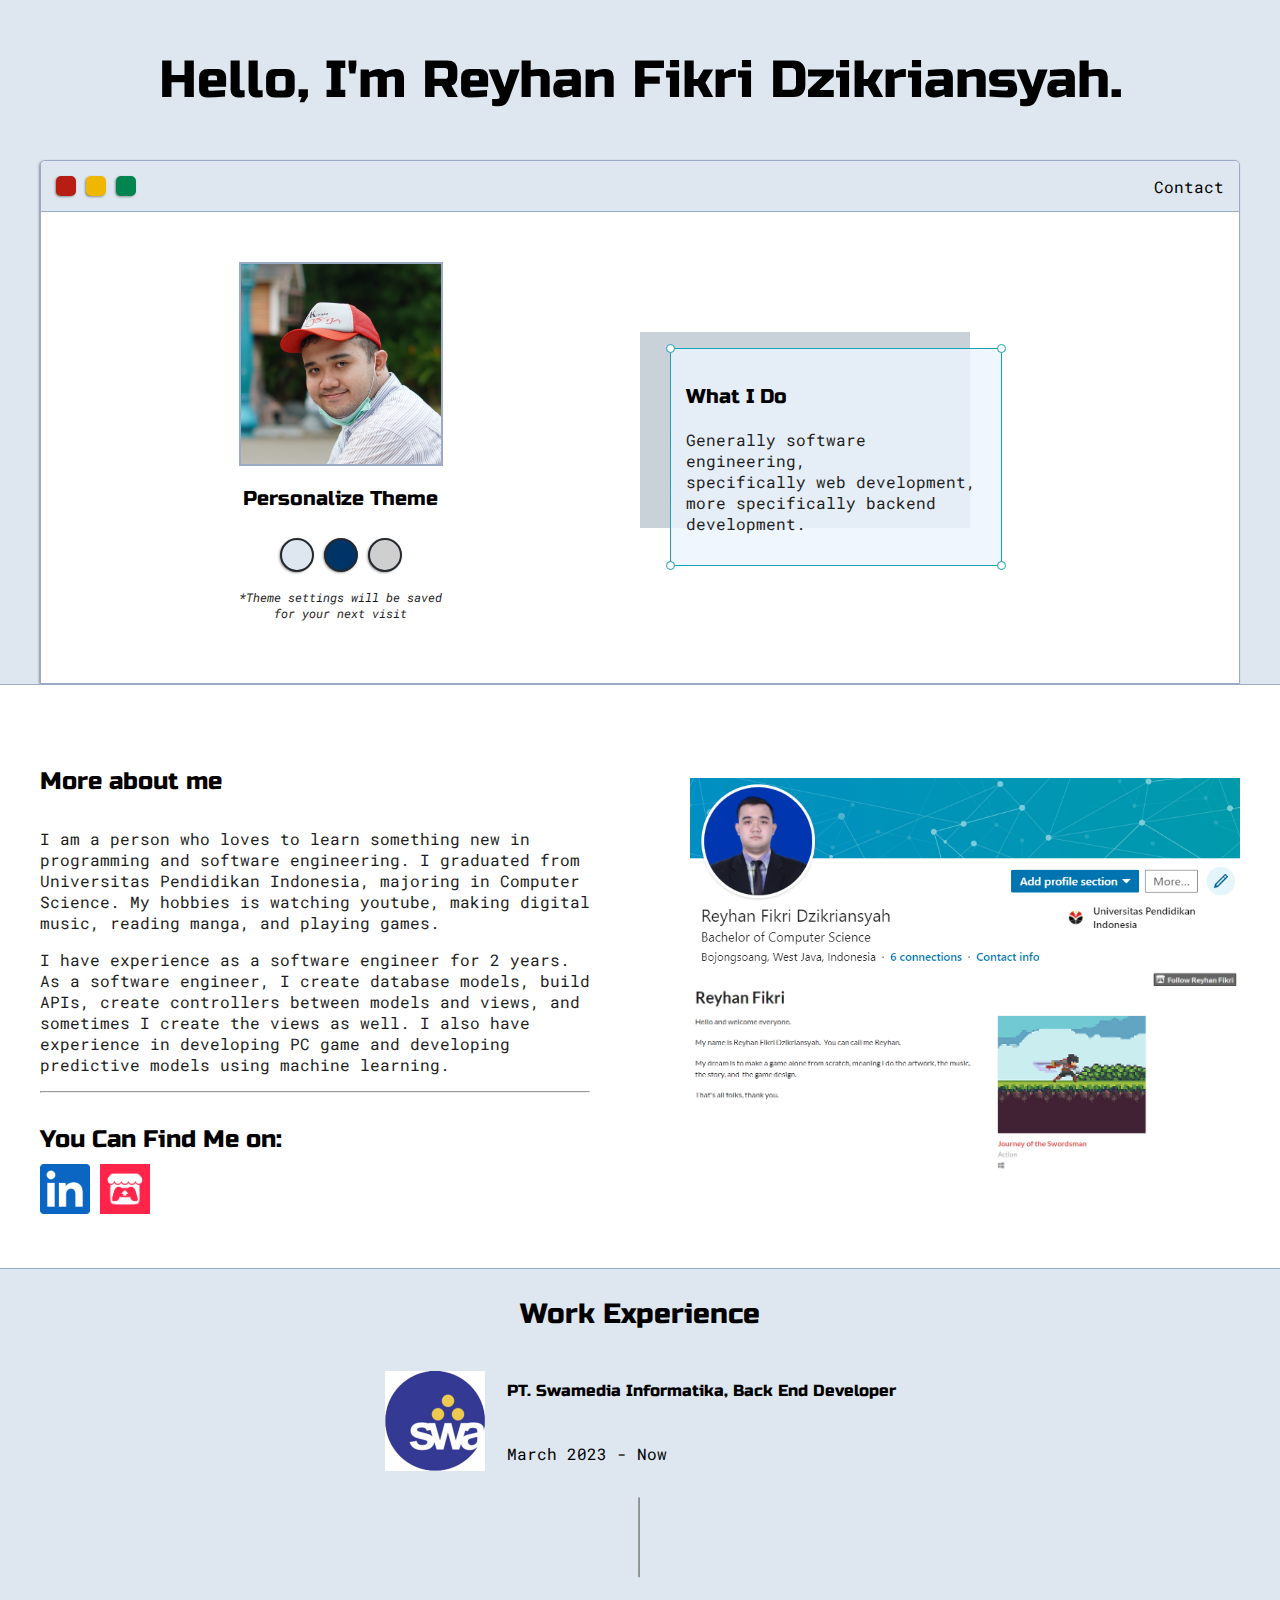
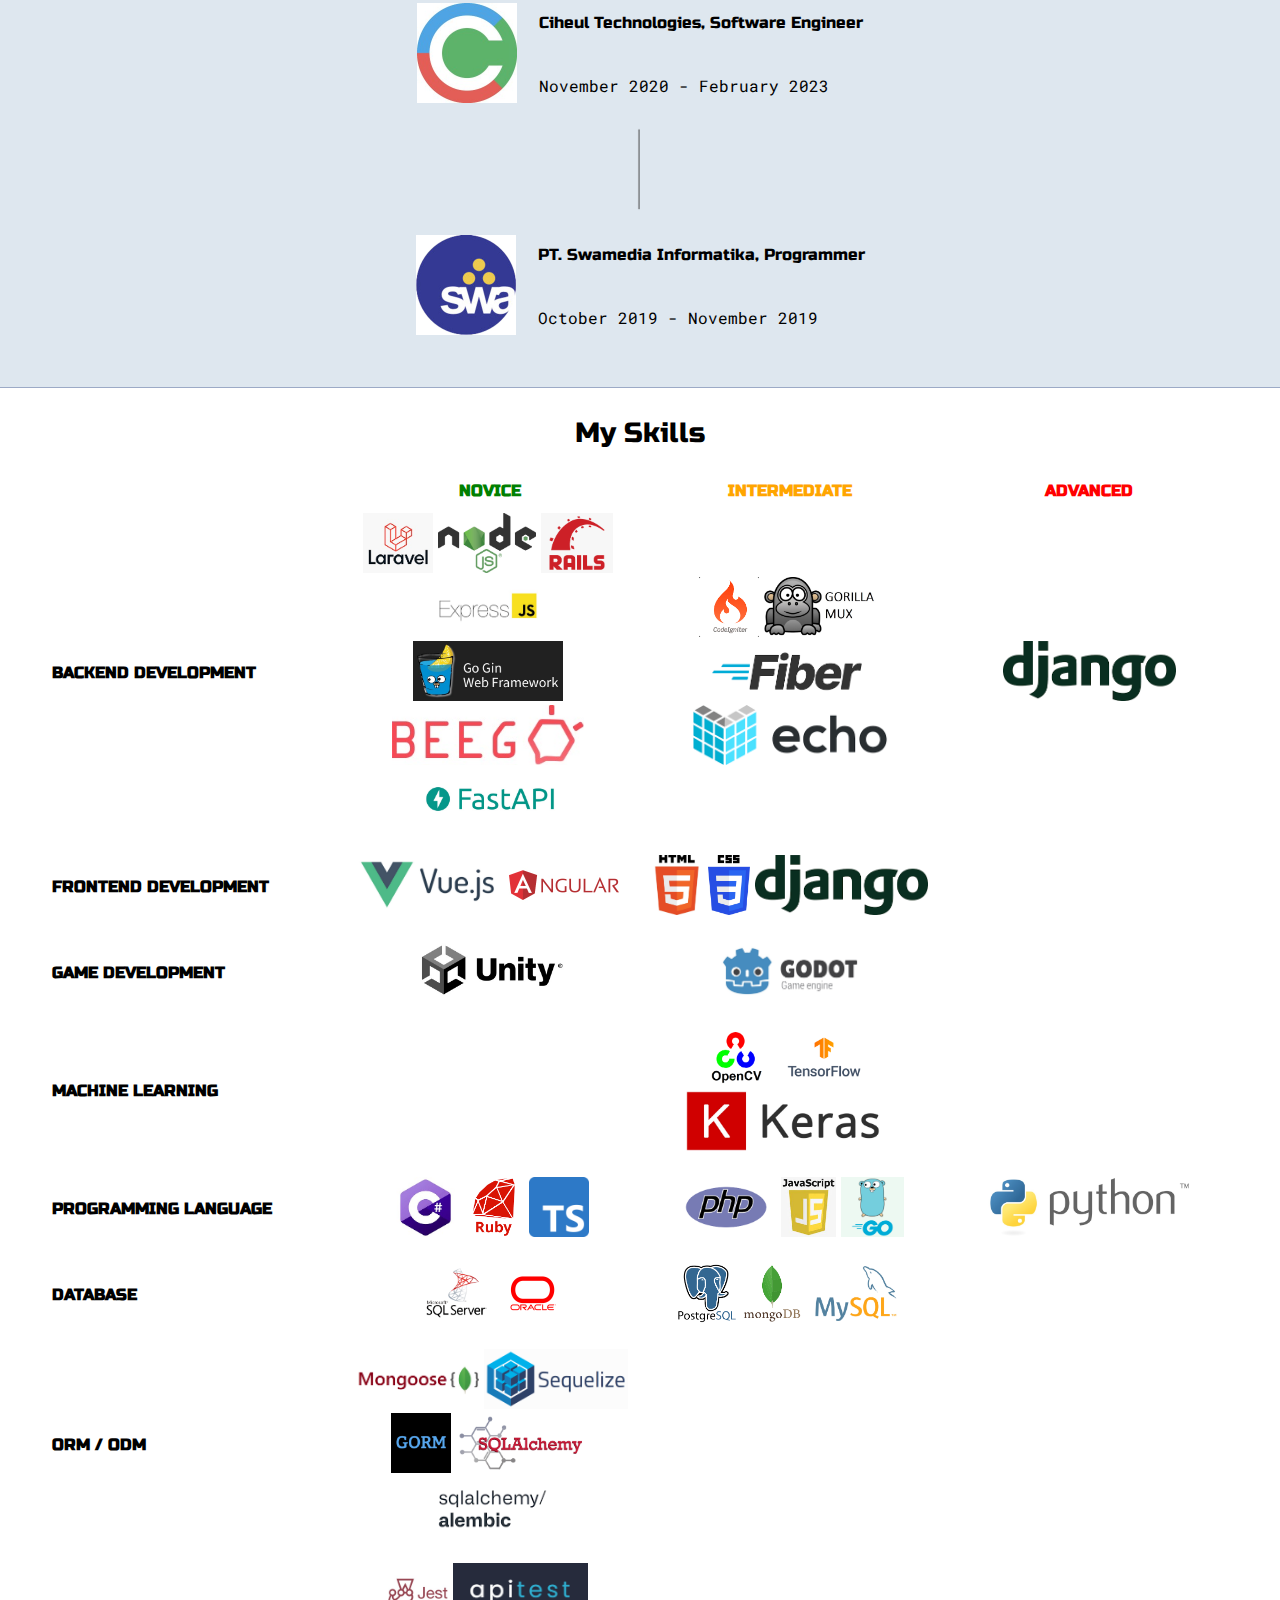
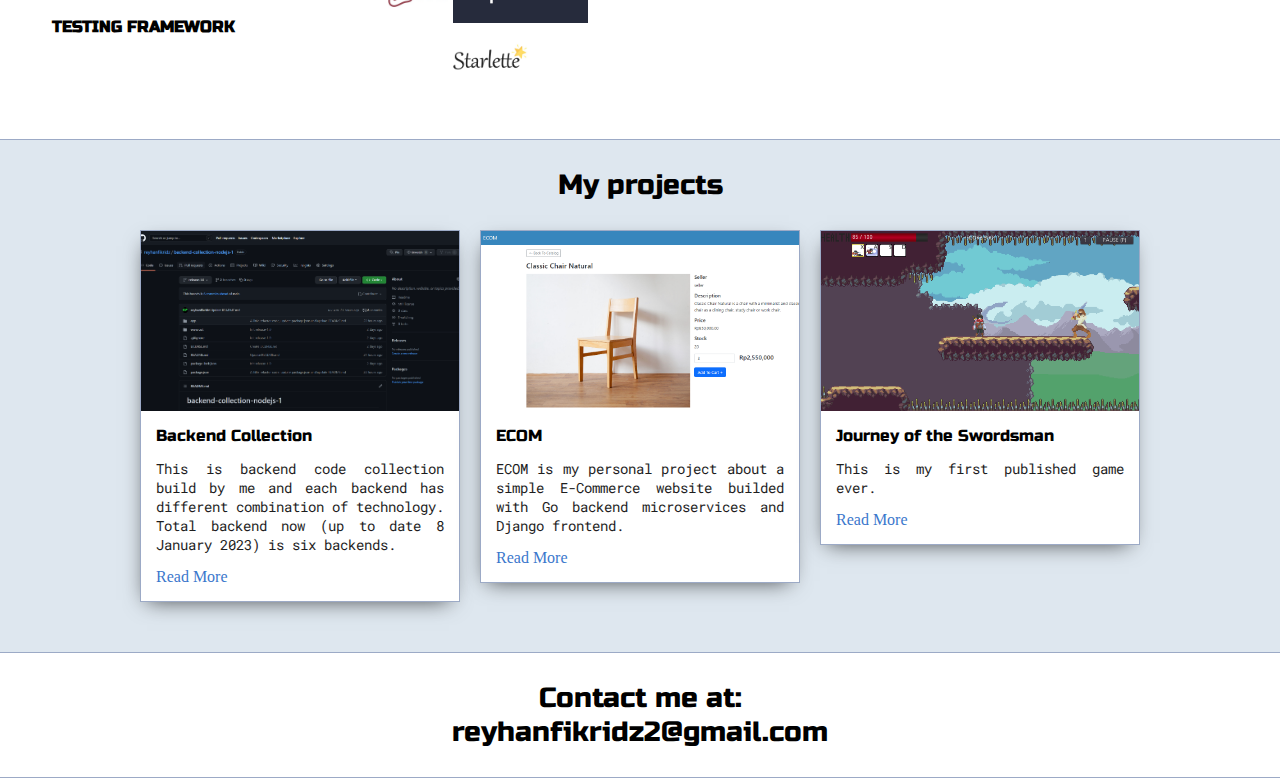
<file: index.html>
<!DOCTYPE html>
<html>
<head>
	<title>Reyhan Fikri Dzikriansyah</title>
	<meta charset="utf-8">
	<meta name="viewport" content="width:device-width, initial-scale=1, maximum-scale=1, minimum-scale=1">
	<link href="https://fonts.googleapis.com/css2?family=Russo+One&display=swap" rel="stylesheet">
	<link href="https://fonts.googleapis.com/css2?family=Roboto+Mono:wght@500&family=Russo+One&display=swap" rel="stylesheet">
	<link rel="stylesheet" type="text/css" href="css/default.css">
	<link id="theme-style" rel="stylesheet" type="text/css" href="">
</head>
<body>
	<section class="s1">
		<div class="main-container">
			<div class="greeting-wrapper">
				<h1>Hello, I'm Reyhan Fikri Dzikriansyah.</h1>
			</div>
			<div class="intro-wrapper">
				<div class="nav-wrapper">
					<a href="index.html">
						<div class="dots-wrapper">
							<div id="dot-1" class="browser-dot"></div>
							<div id="dot-2" class="browser-dot"></div>
							<div id="dot-3" class="browser-dot"></div>
						</div>
					</a>
					<ul id="navigation">
						<li><a href="#contact">Contact</a></li>
					</ul>
				</div>
				<div class="left-column">
					<img id="profile-pic" src="images/myphoto.jpg">
					<h5 style="text-align: center; line-height: 0;">Personalize Theme</h5>
					<div id="theme-options-wrapper">
						<div data-mode="light-blue" id="light-blue-mode" class="theme-dot"></div>
						<div data-mode="dark-blue" id="dark-blue-mode" class="theme-dot"></div>
						<div data-mode="gray" id="gray-mode" class="theme-dot"></div>
					</div>
					<p id="settings-note">*Theme settings will be saved<br>for your next visit</p>
				</div>
				<div class="right-column">
					<div id="preview-shadow" style="padding-top: 16px;">
						<div id="preview">
							<div id="corner-tl" class="corner"></div>
							<div id="corner-tr" class="corner"></div>
							<h3 style="font-size: 20px;">What I Do</h3>
							<p style="font-size: 16px;">Generally software engineering,<br>specifically web development,<br>more specifically backend development.<br></p>
							<div id="corner-br" class="corner"></div>
							<div id="corner-bl" class="corner"></div>
						</div>
					</div>
				</div>
			</div>
		</div>
	</section>
	<section class="s2">
		<div class="main-container">
			<div class="about-wrapper">
				<div class="about-me">
					<h4>More about me</h4>
					<p>I am a person who loves to learn something new in programming and software engineering. I graduated from Universitas Pendidikan Indonesia, majoring in Computer Science. My hobbies is watching youtube, making digital music, reading manga, and playing games.</p>
					<p>I have experience as a software engineer for 2 years. As a software engineer, I create database models, build APIs, create controllers between models and views, and sometimes I create the views as well. I also have experience in developing PC game and developing predictive models using machine learning.</p>
					<hr>
					<h4 style="margin-bottom: 10px;">You Can Find Me on:</h4>
					<span>
						<a target="_blank" href="https://www.linkedin.com/in/reyhan-fikri-dzikriansyah-4673aa1b0"><img height="50" width="50" src="images/linkedin_logo.png"></a>
						<a target="_blank" href="https://reyhanfikri.itch.io/"><img height="50" width="50" src="images/itchio_logo.png"></a>
					</span>
				</div>
				<div class="social-links">
					<img class="social-img" src="images/mylinkedin.PNG">
					<img class="social-img" src="images/myitchio.PNG">
				</div>
			</div>
		</div>
	</section>
	<section class="s1">
		<div class="main-container">
			<h3 style="text-align: center;">
				Work Experience
			</h3>
			<div class="work-experience">
				<div>
					<center>
						<table>
							<tr>
								<td rowspan="2"><img height="100" src="images/swamedia_logo.jpg"></td>
								<td style="font-family: 'Russo One', sans-serif;">PT. Swamedia Informatika, Back End Developer</td>
							</tr>
							<tr>
								<td style="font-family: 'Roboto Mono', monospace;">March 2023 - Now</td>
							</tr>
						</table>
						<div>
							<img height="100" src="images/vertical_line.png">
						</div>
						<table>
							<tr>
								<td rowspan="2"><img height="100" src="images/ciheul_logo.jfif"></td>
								<td style="font-family: 'Russo One', sans-serif;">Ciheul Technologies, Software Engineer</td>
							</tr>
							<tr>
								<td style="font-family: 'Roboto Mono', monospace;">November 2020 - February 2023</td>
							</tr>
						</table>
						<div>
							<img height="100" src="images/vertical_line.png">
						</div>
						<table>
							<tr>
								<td rowspan="2"><img height="100" src="images/swamedia_logo.jpg"></td>
								<td style="font-family: 'Russo One', sans-serif;">PT. Swamedia Informatika, Programmer</td>
							</tr>
							<tr>
								<td style="font-family: 'Roboto Mono', monospace;">October 2019 - November 2019</td>
							</tr>
						</table>
					</center>
				</div>
			</div>
			<br><br>
		</div>
	</section>
	<section class="s2">
		<div class="main-container">
			<h3 style="text-align: center;">
				My Skills
			</h3>
			<div>
				<center>
					<table class="skills-table">
						<thead>
							<tr>
								<th></th>
								<th style="width: 25%; color: green;">NOVICE</th>
								<th style="width: 25%; color: orange;">INTERMEDIATE</th>
								<th style="width: 25%; color: red;">ADVANCED</th>
							</tr>
						</thead>
						<tbody>
							<tr>
								<td style="text-align: left;"><b>BACKEND DEVELOPMENT</b></td>
								<td><img height="60" src="images/laravel_logo.jpg">&nbsp;<img height="60" src="images/nodejs_logo.jpg">&nbsp;<img height="60" src="images/ruby_on_rails_logo.png">&nbsp;<img height="60" src="images/expressjs_logo.png">&nbsp;<img height="60" src="images/gingonic_logo.png">&nbsp;<img height="60" src="images/beego_logo.jpg">&nbsp;<img height="60" src="images/fastapi_logo.jpg"></td>
								<td><img height="60" src="images/codeigniter_logo.png">&nbsp;<img height="60" src="images/gorilla_mux_logo.jpg">&nbsp;<img height="60" src="images/gofiber_logo.png">&nbsp;<img height="60" src="images/go_echo_logo.png"></td>
								<td><img height="60" src="images/django_logo.png"></td>
							</tr>
							<tr>
								<td style="text-align: left;"><b>FRONTEND DEVELOPMENT</b></td>
								<td><img height="60" src="images/vuejs_logo.jpg">&nbsp;<img height="60" src="images/angular_logo.jpg"></td>
								<td><img height="60" src="images/html_logo.jpg">&nbsp;<img height="60" src="images/css_logo.jpg">&nbsp;<img height="60" src="images/django_logo.png"></td>
								<td></td>
							</tr>
							<tr>
								<td style="text-align: left;"><b>GAME DEVELOPMENT</b></td>
								<td><img height="60" src="images/unity_logo.jpg"></td>
								<td><img height="60" src="images/godot_logo.jpg"></td>
								<td></td>
							</tr>
							<tr>
								<td style="text-align: left;"><b>MACHINE LEARNING</b></td>
								<td></td>
								<td><img height="60" src="images/opencv_logo.png">&nbsp;<img height="60" src="images/tensorflow_logo.jpg">&nbsp;<img height="60" src="images/keras_logo.jpg"></td>
								<td></td>
							</tr>
							<tr>
								<td style="text-align: left;"><b>PROGRAMMING LANGUAGE</b></td>
								<td><img height="60" src="images/csharp_logo.jpg">&nbsp;<img height="60" src="images/ruby_logo.png">&nbsp;<img height="60" src="images/typescript_logo.png"></td>
								<td><img height="60" src="images/php_logo.png">&nbsp;<img height="60" src="images/javascript_logo.jfif">&nbsp;<img height="60" src="images/go_logo.png"></td>
								<td><img height="60" src="images/python-logo.jpg"></td>
							</tr>
							<tr>
								<td style="text-align: left;"><b>DATABASE</b></td>
								<td><img height="60" src="images/sql_server_logo.png">&nbsp;<img height="60" src="images/oracle_logo.png"></td>
								<td><img height="60" src="images/postgresql_logo.png">&nbsp;<img height="60" src="images/mongodb_logo.png">&nbsp;<img height="60" src="images/mysql_logo.jpg"></td>
								<td></td>
							</tr>
							<tr>
								<td style="text-align: left;"><b>ORM / ODM</b></td>
								<td><img height="60" src="images/mongoose_logo.png">&nbsp;<img height="60" src="images/sequelize_logo.png">&nbsp;<img height="60" src="images/gorm_logo.png">&nbsp;<img height="60" src="images/sqlalchemy_logo.jpg">&nbsp;<img height="60" src="images/alembic_logo.png"></td>
								<td></td>
								<td></td>
							</tr>
							<tr>
								<td style="text-align: left;"><b>TESTING FRAMEWORK</b></td>
								<td><img height="60" src="images/jest_logo.jpg">&nbsp;<img height="60" src="images/apitest_logo.PNG">&nbsp;<img height="60" src="images/starlette_logo.jpg"></td>
								<td></td>
								<td></td>
							</tr>
						</tbody>
					</table>
				</center>
			</div>
			<br>
			<br>
		</div>
	</section>
	<section class="s1">
		<div class="main-container">
			<h3 style="text-align: center;">
				My projects
			</h3>
			<div class="post-wrapper">
				<div>
					<div class="post">
						<img class="thumbnail" src="images/backend_collection/thumbnail.PNG">
						<div class="post-preview">
							<h6 class="post-title">Backend Collection</h6>
							<p class="post-intro">This is backend code collection build by me and each backend has different combination of technology. Total backend now (up to date 8 January 2023) is six backends.</p>
							<a href="post-backend-collection.html">Read More</a>
						</div>
					</div>
				</div>
				<div>
					<div class="post">
						<img class="thumbnail" src="images/ecom/thumbnail.png">
						<div class="post-preview">
							<h6 class="post-title">ECOM</h6>
							<p class="post-intro">ECOM is my personal project about a simple E-Commerce website builded with Go backend microservices and Django frontend.</p>
							<a href="post-ecom.html">Read More</a>
						</div>
					</div>
				</div>
				<div>
					<div class="post">
						<img class="thumbnail" src="images/journeyoftheswordsman.png">
						<div class="post-preview">
							<h6 class="post-title">Journey of the Swordsman</h6>
							<p class="post-intro">This is my first published game ever.</p>
							<a href="post-jots.html">Read More</a>
						</div>
					</div>
				</div>
				<!-- <div>
					<div class="post">
						<img class="thumbnail" src="images/mythesis.PNG">
						<div class="post-preview">
							<h6 class="post-title">Bachelor's Thesis</h6>
							<p class="post-intro">This is my bachelor's thesis at Universitas Pendidikan Indonesia.</p>
							<a href="post-thesis.html">Read More</a>
						</div>
					</div>
				</div> -->
			</div>
		</div>
	</section>
	<section class="s2">
		<div class="main-container">
			<a name="contact"></a>
			<h3 style="text-align: center;">Contact me at:<br>reyhanfikridz2@gmail.com</h3>
		</div>
	</section>
	<script type="text/javascript" src="js/index.js"></script>
</body>
</html>
</file>
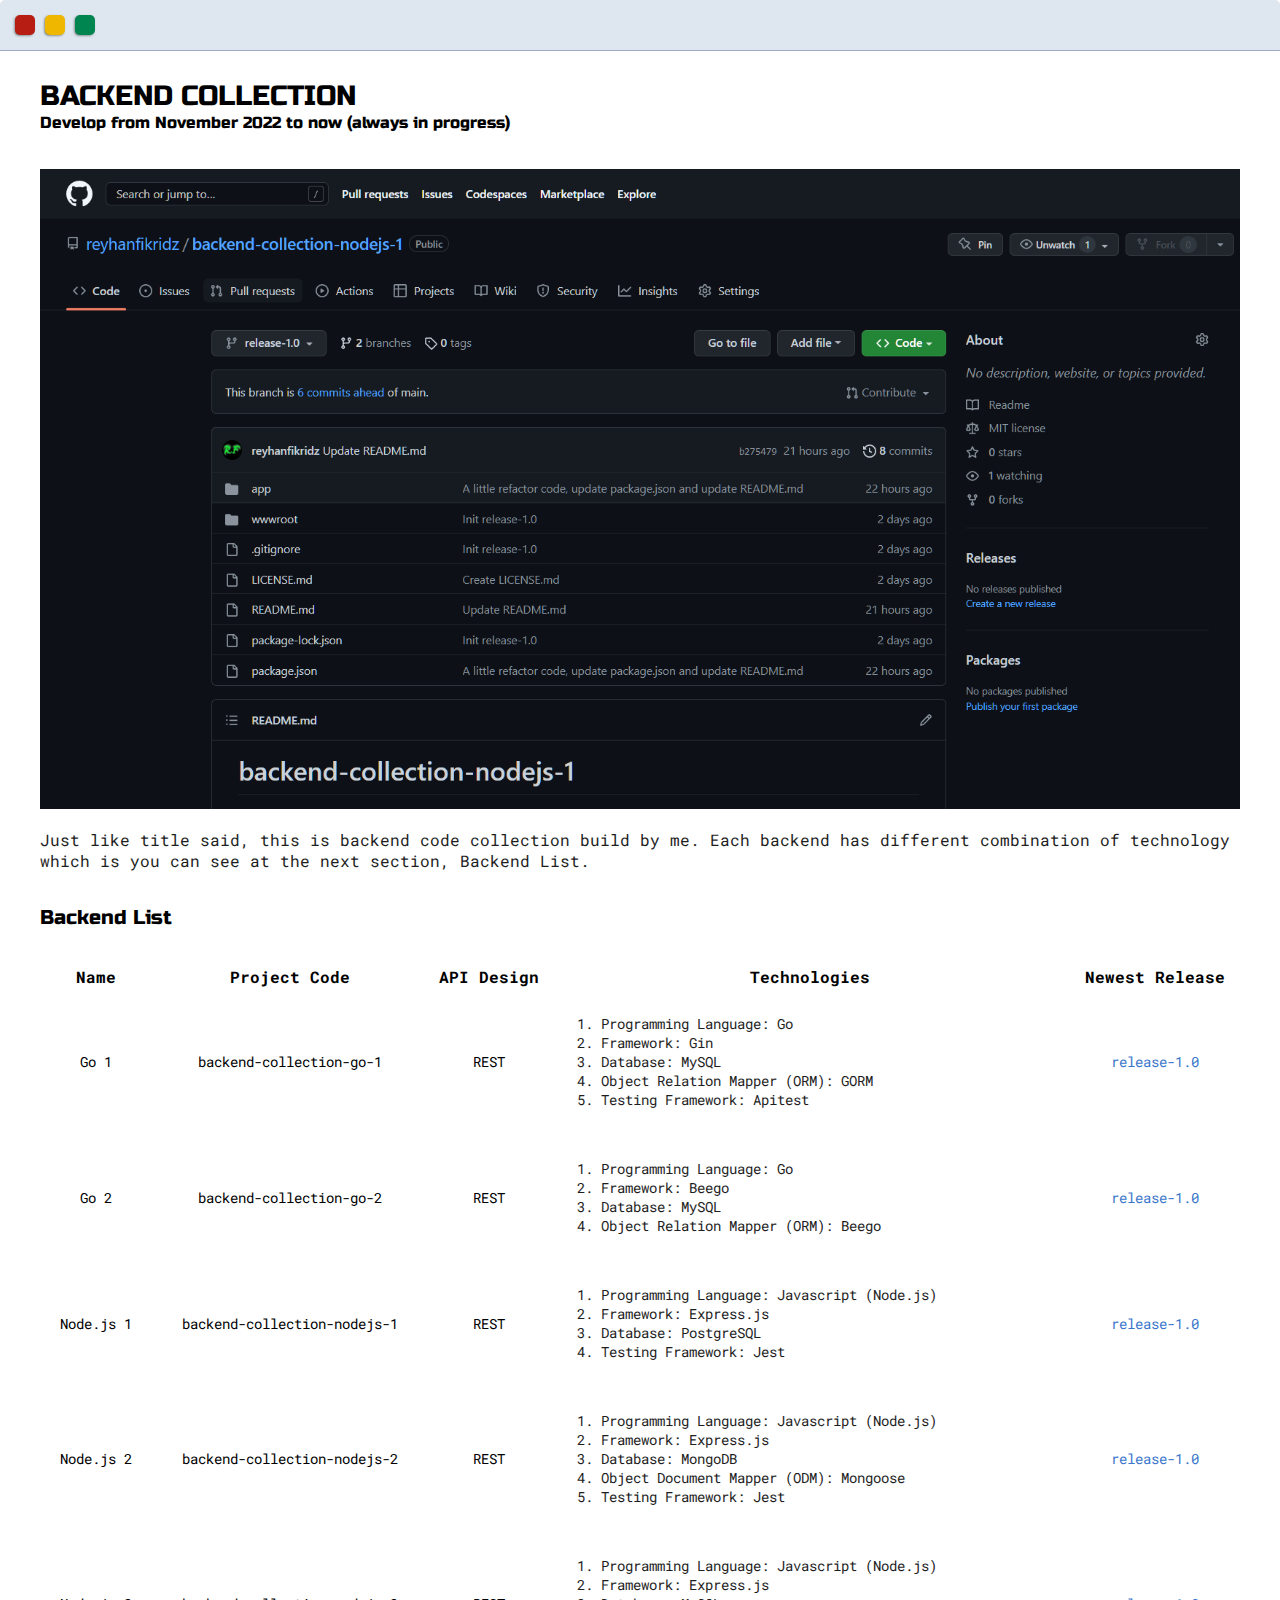
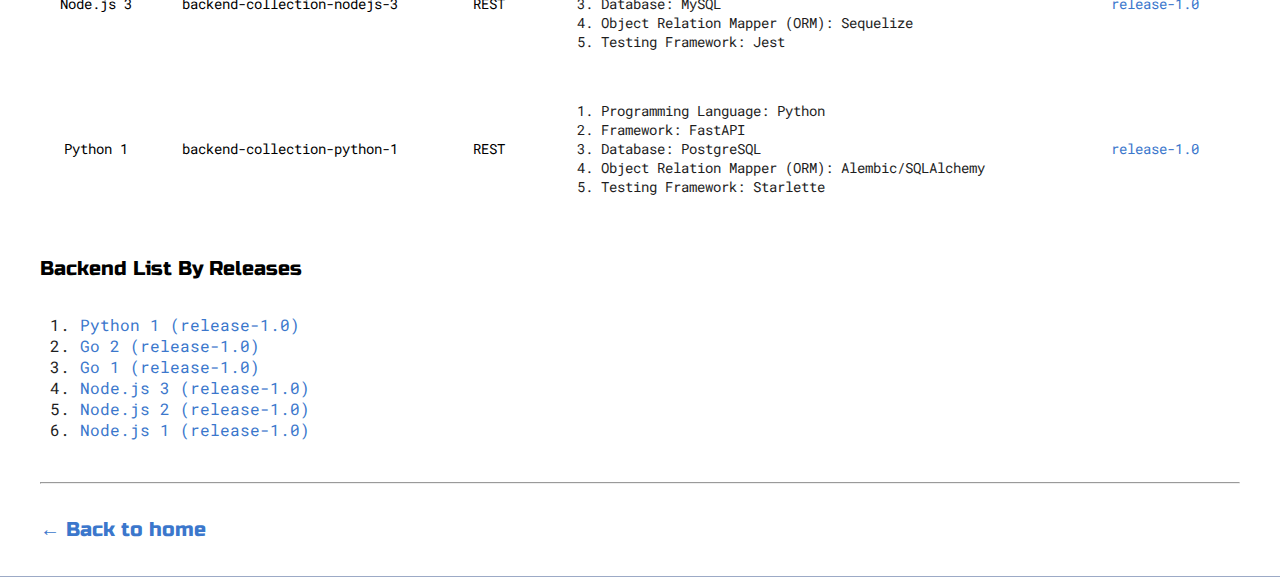
<file: post-backend-collection.html>
<!DOCTYPE html>
<html>
<head>
	<title>Backend Collection</title>
	<meta charset="utf-8">
	<meta name="viewport" content="width:device-width, initial-scale=1, maximum-scale=1, minimum-scale=1">
	<link href="https://fonts.googleapis.com/css2?family=Russo+One&display=swap" rel="stylesheet">
	<link href="https://fonts.googleapis.com/css2?family=Roboto+Mono:wght@500&family=Russo+One&display=swap" rel="stylesheet">
	<link rel="stylesheet" type="text/css" href="css/default.css">
	<link id="theme-style" rel="stylesheet" type="text/css" href="">
	<style type="text/css">
		.img {
			width: 100%; 
			margin-bottom: 0;
			padding-bottom: 0; 
		}

		.img2 {
			width: 50%; 
			margin-bottom: 0;
		}
		
		.img3 {
			width: 70%; 
		}
	</style>
</head>
<body>
	<section class="s2">
		<div class="nav-wrapper">
			<a href="index.html">
				<div class="dots-wrapper">
					<div id="dot-1" class="browser-dot"></div>
					<div id="dot-2" class="browser-dot"></div>
					<div id="dot-3" class="browser-dot"></div>
				</div>
			</a>
		</div>
		<div class="main-container">
			<h3 style="margin-bottom: 0;">BACKEND COLLECTION</h3>
			<h6 style="margin-top: 0;">Develop from November 2022 to now (always in progress)</h6>
			<img class="img" src="images/backend_collection/thumbnail.PNG" alt="buyer_register">
			<p>
				Just like title said, this is backend code collection build by me. Each backend has different combination of technology which is you can see at the next section, Backend List.
			</p>
			<h5>Backend List</h5>
			<table class="backend-list-table">
				<thead class="text-center">
					<tr>
						<th>Name</th>
						<th>Project Code</th>
						<th>API Design</th>
						<th>Technologies</th>
						<th>Newest Release</th>
					</tr>
				</thead>
				<tbody>
					<tr class="text-center">
						<td>Go 1</td>
						<td>backend-collection-go-1</td>
						<td>REST</td>
						<td class="text-left">
							<ol>
								<li>Programming Language: Go</li>
								<li>Framework: Gin</li>
								<li>Database: MySQL</li>
								<li>Object Relation Mapper (ORM): GORM</li>
								<li>Testing Framework: Apitest</li>
							</ol>
						</td>
						<td><a href="https://github.com/reyhanfikridz/backend-collection-go-1/tree/release-1.0" target="_blank">release-1.0</a></td>
					</tr>
					<tr class="text-center">
						<td>Go 2</td>
						<td>backend-collection-go-2</td>
						<td>REST</td>
						<td class="text-left">
							<ol>
								<li>Programming Language: Go</li>
								<li>Framework: Beego</li>
								<li>Database: MySQL</li>
								<li>Object Relation Mapper (ORM): Beego</li>
							</ol>
						</td>
						<td><a href="https://github.com/reyhanfikridz/backend-collection-go-2/tree/release-1.0" target="_blank">release-1.0</a></td>
					</tr>
					<tr class="text-center">
						<td>Node.js 1</td>
						<td>backend-collection-nodejs-1</td>
						<td>REST</td>
						<td class="text-left">
							<ol>
								<li>Programming Language: Javascript (Node.js)</li>
								<li>Framework: Express.js</li>
								<li>Database: PostgreSQL</li>
								<li>Testing Framework: Jest</li>
							</ol>
						</td>
						<td><a href="https://github.com/reyhanfikridz/backend-collection-nodejs-1/tree/release-1.0" target="_blank">release-1.0</a></td>
					</tr>
					<tr class="text-center">
						<td>Node.js 2</td>
						<td>backend-collection-nodejs-2</td>
						<td>REST</td>
						<td class="text-left">
							<ol>
								<li>Programming Language: Javascript (Node.js)</li>
								<li>Framework: Express.js</li>
								<li>Database: MongoDB</li>
								<li>Object Document Mapper (ODM): Mongoose</li>
								<li>Testing Framework: Jest</li>
							</ol>
						</td>
						<td><a href="https://github.com/reyhanfikridz/backend-collection-nodejs-2/tree/release-1.0" target="_blank">release-1.0</a></td>
					</tr>
					<tr class="text-center">
						<td>Node.js 3</td>
						<td>backend-collection-nodejs-3</td>
						<td>REST</td>
						<td class="text-left">
							<ol>
								<li>Programming Language: Javascript (Node.js)</li>
								<li>Framework: Express.js</li>
								<li>Database: MySQL</li>
								<li>Object Relation Mapper (ORM): Sequelize</li>
								<li>Testing Framework: Jest</li>
							</ol>
						</td>
						<td><a href="https://github.com/reyhanfikridz/backend-collection-nodejs-3/tree/release-1.0" target="_blank">release-1.0</a></td>
					</tr>
					<tr class="text-center">
						<td>Python 1</td>
						<td>backend-collection-python-1</td>
						<td>REST</td>
						<td class="text-left">
							<ol>
								<li>Programming Language: Python</li>
								<li>Framework: FastAPI</li>
								<li>Database: PostgreSQL</li>
								<li>Object Relation Mapper (ORM): Alembic/SQLAlchemy</li>
								<li>Testing Framework: Starlette</li>
							</ol>
						</td>
						<td><a href="https://github.com/reyhanfikridz/backend-collection-python-1/tree/release-1.0" target="_blank">release-1.0</a></td>
					</tr>
				</tbody>
			</table>
			<h5>Backend List By Releases</h5>
			<ol>
				<li><a href="https://github.com/reyhanfikridz/backend-collection-python-1/tree/release-1.0" target="_blank">Python 1 (release-1.0)</a></li>
				<li><a href="https://github.com/reyhanfikridz/backend-collection-go-2/tree/release-1.0" target="_blank">Go 2 (release-1.0)</a></li>
				<li><a href="https://github.com/reyhanfikridz/backend-collection-go-1/tree/release-1.0" target="_blank">Go 1 (release-1.0)</a></li>
				<li><a href="https://github.com/reyhanfikridz/backend-collection-nodejs-3/tree/release-1.0" target="_blank">Node.js 3 (release-1.0)</a></li>
				<li><a href="https://github.com/reyhanfikridz/backend-collection-nodejs-2/tree/release-1.0" target="_blank">Node.js 2 (release-1.0)</a></li>
				<li><a href="https://github.com/reyhanfikridz/backend-collection-nodejs-1/tree/release-1.0" target="_blank">Node.js 1 (release-1.0)</a></li>
			</ol>
			<br>
			<hr>
			<h5><a href="index.html">&larr; Back to home</a></h5>
		</div>
	</section>
	<script type="text/javascript" src="js/post.js"></script>
</body>
</html>
</file>
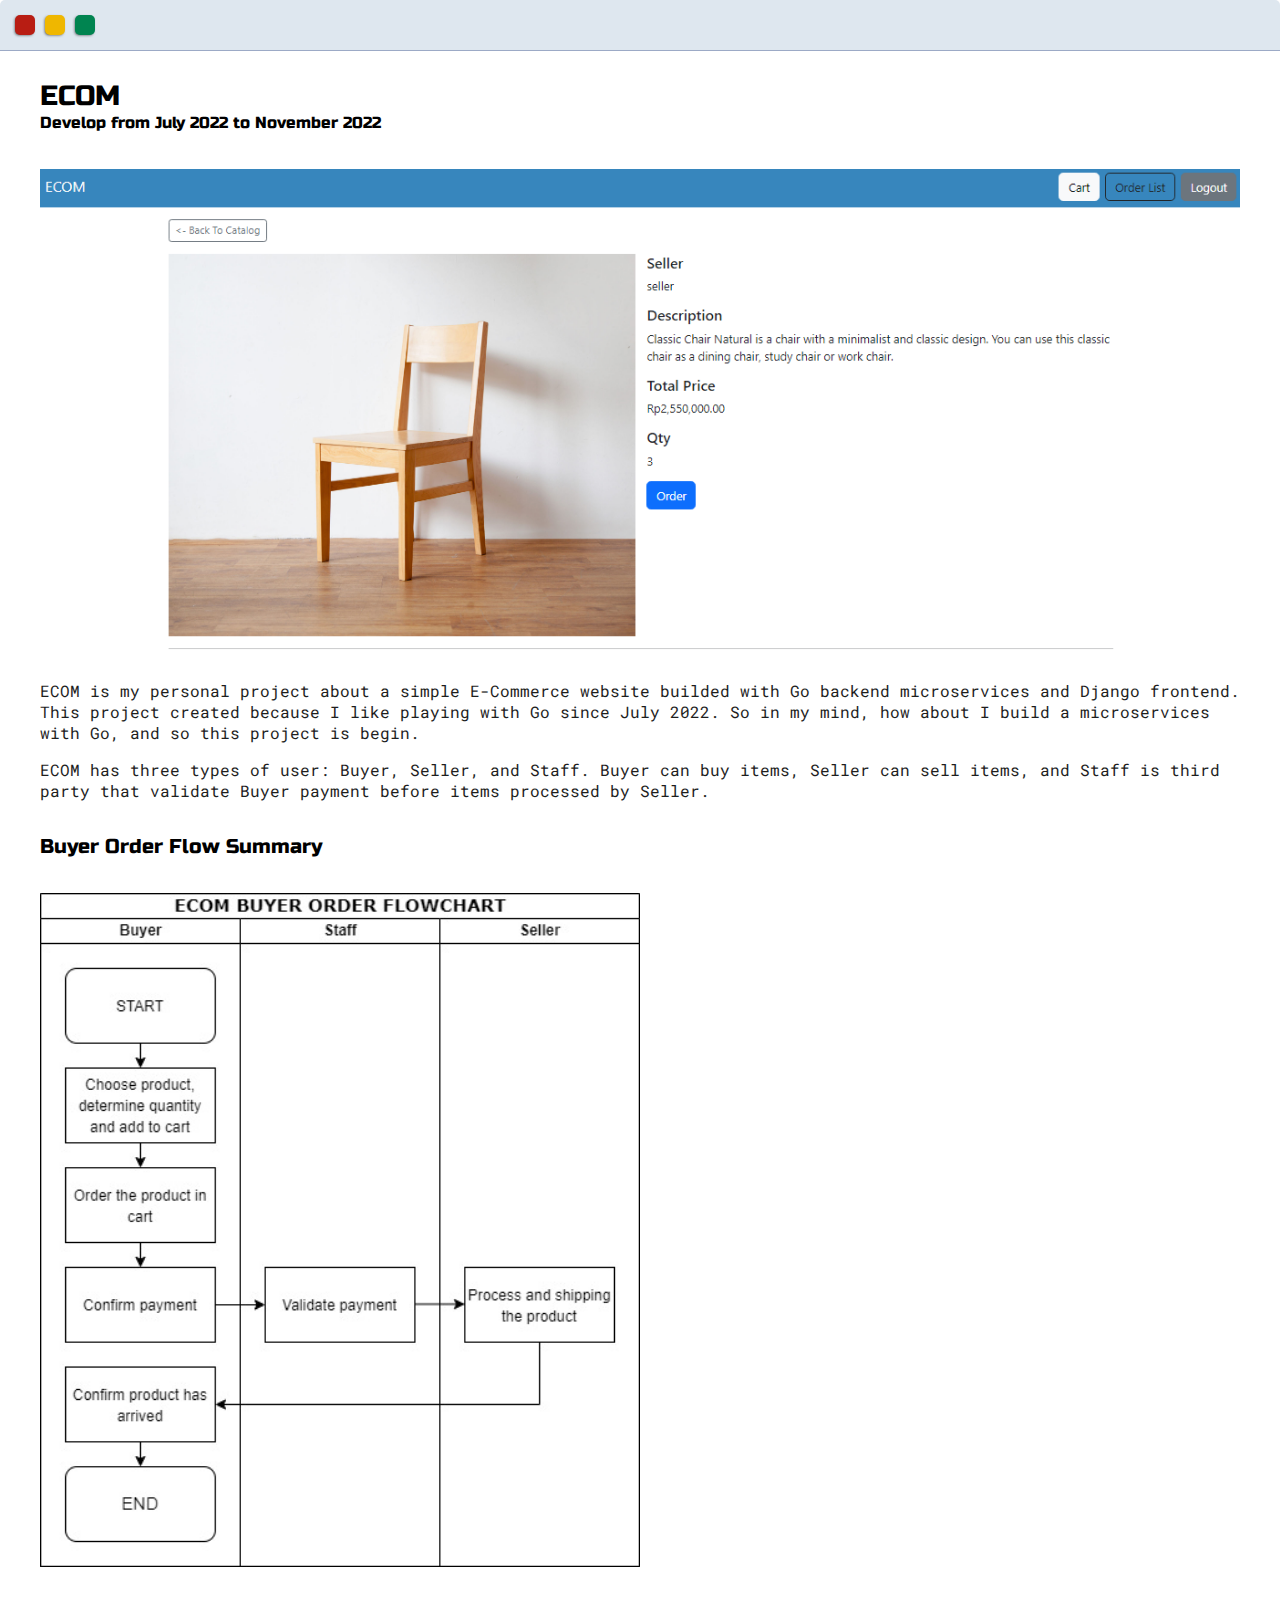
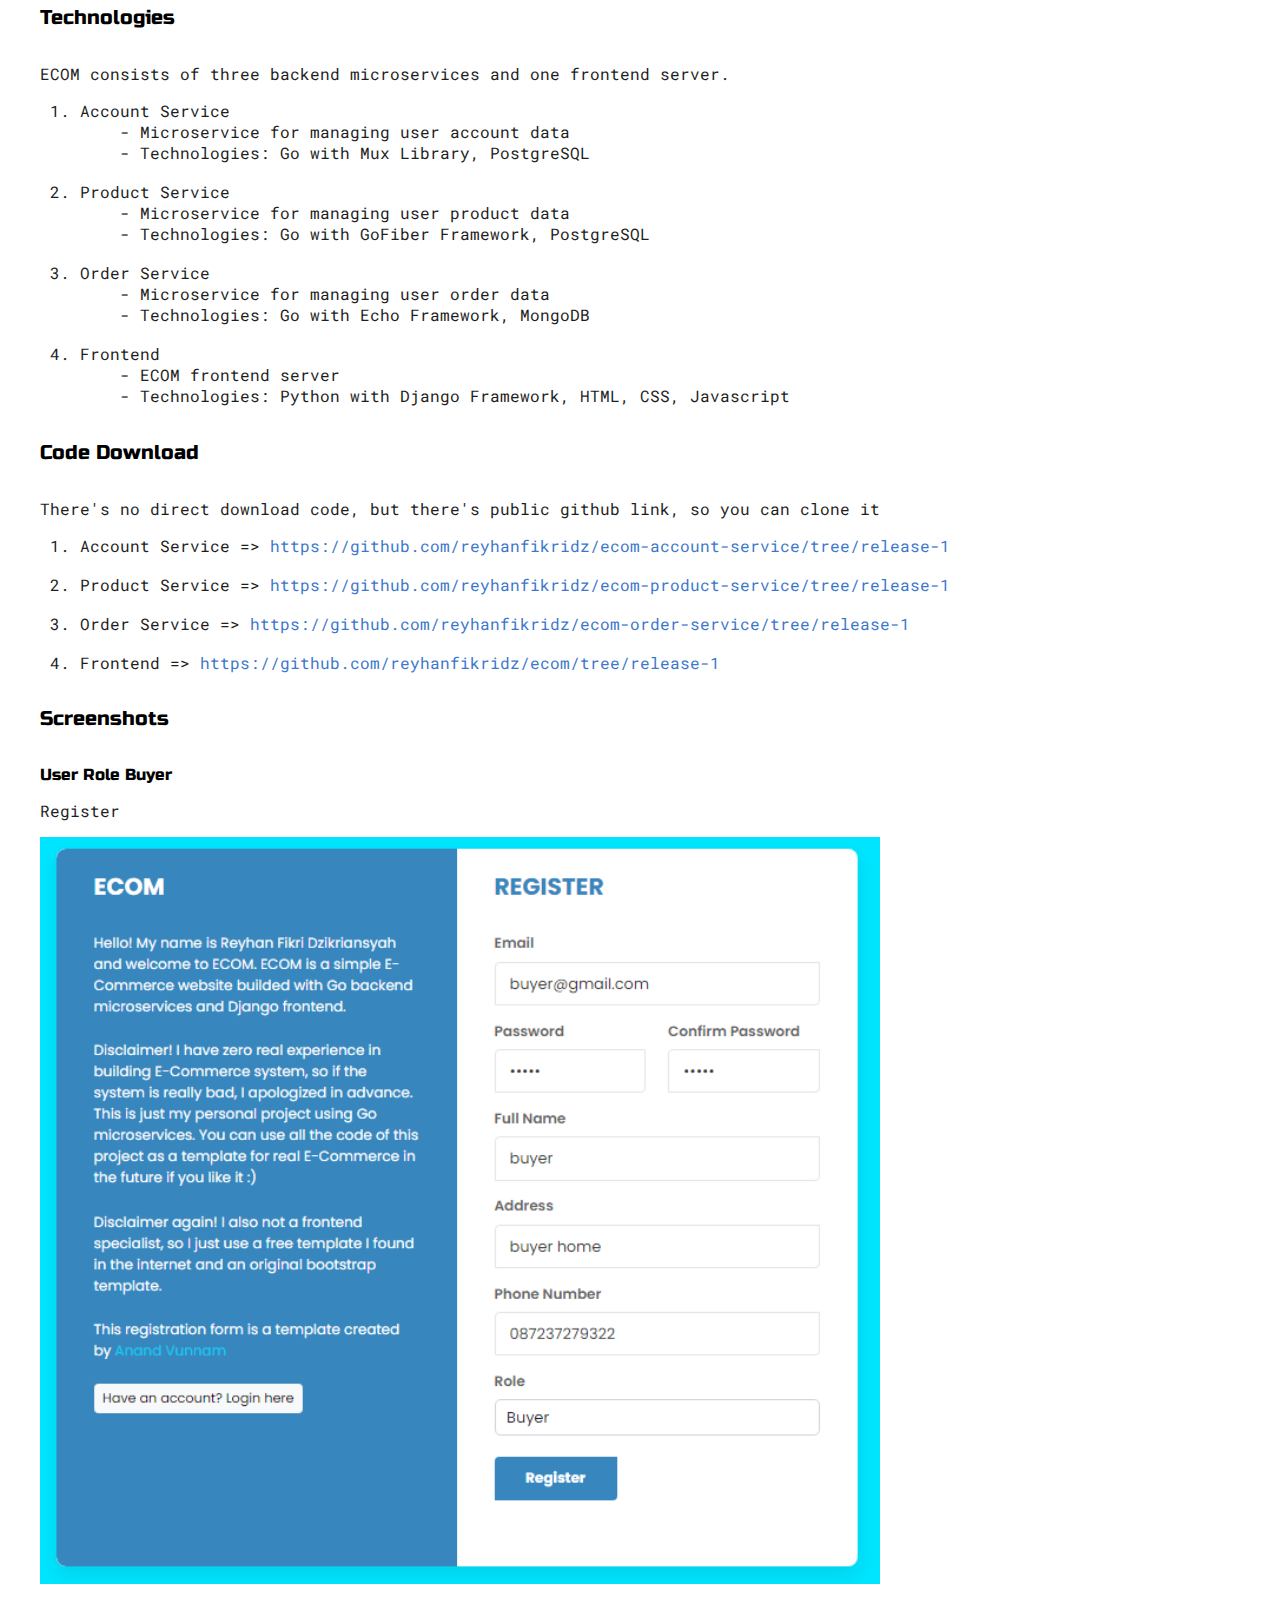
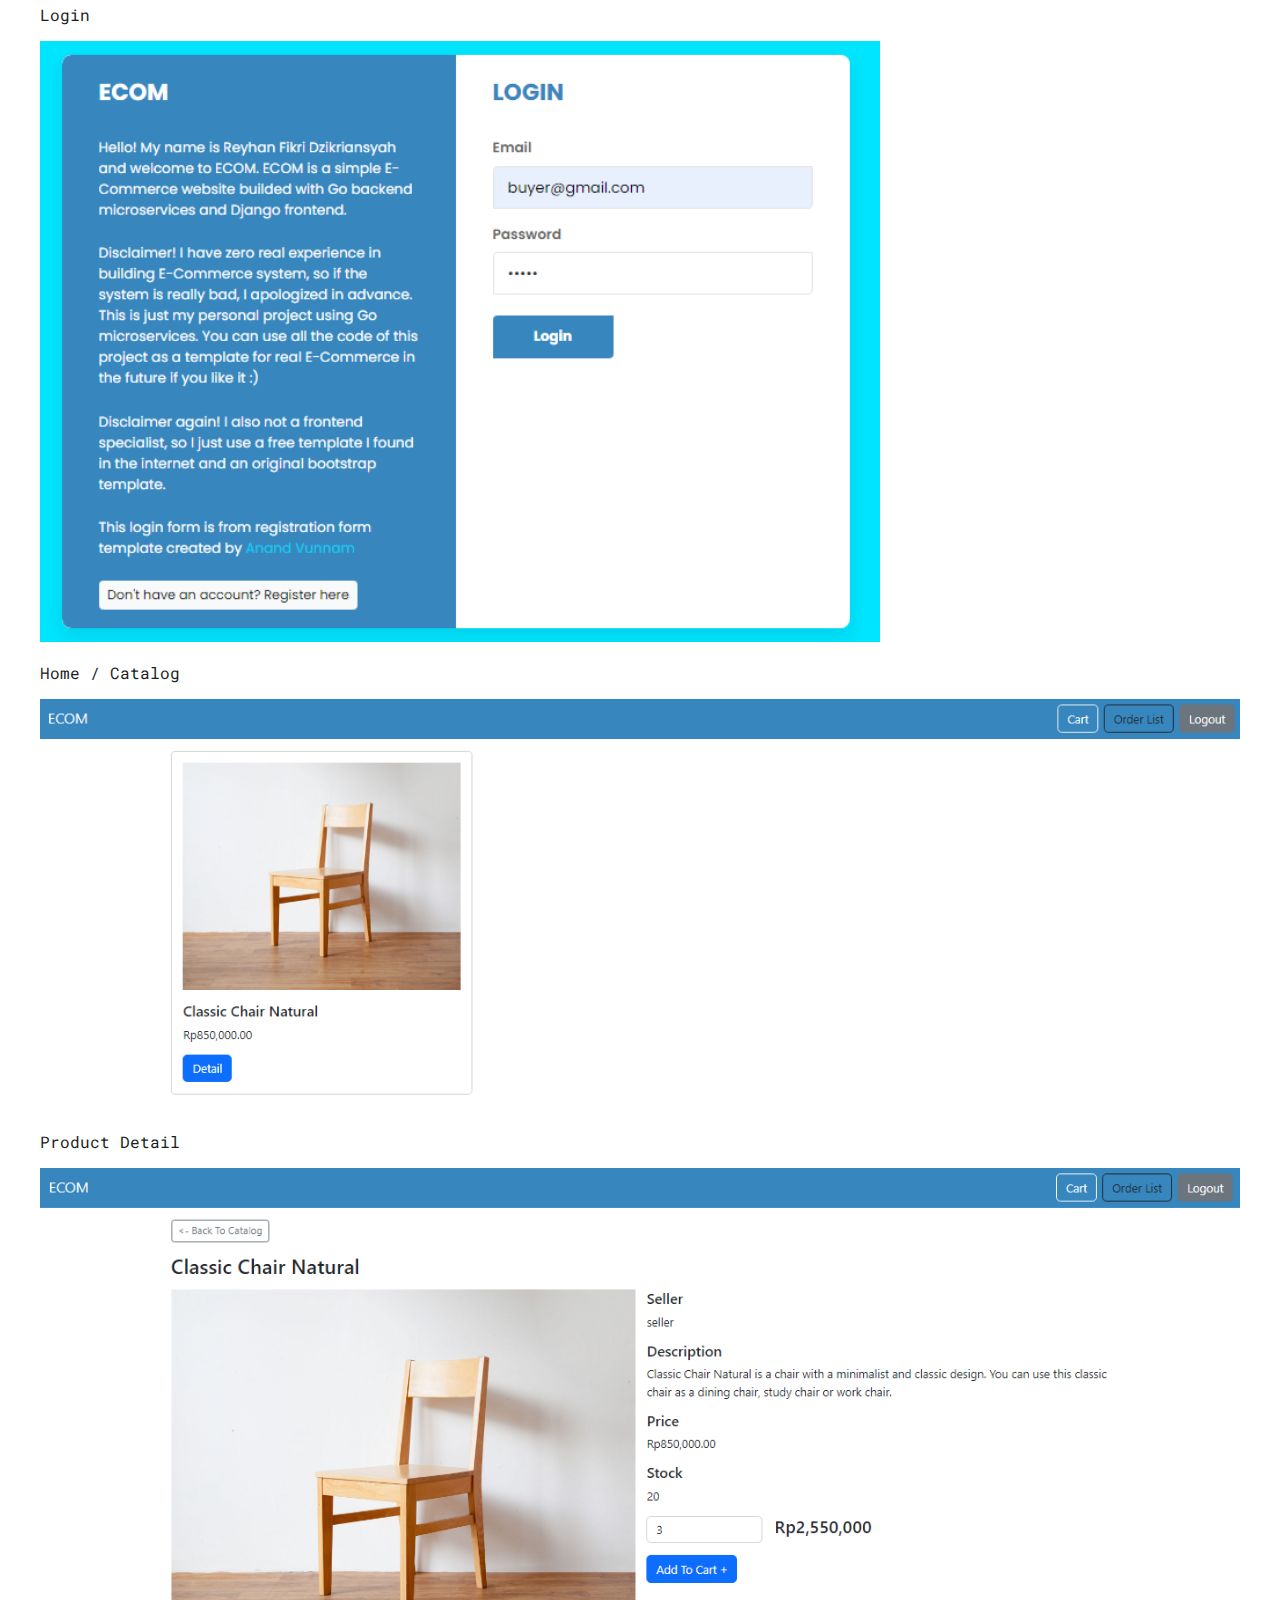
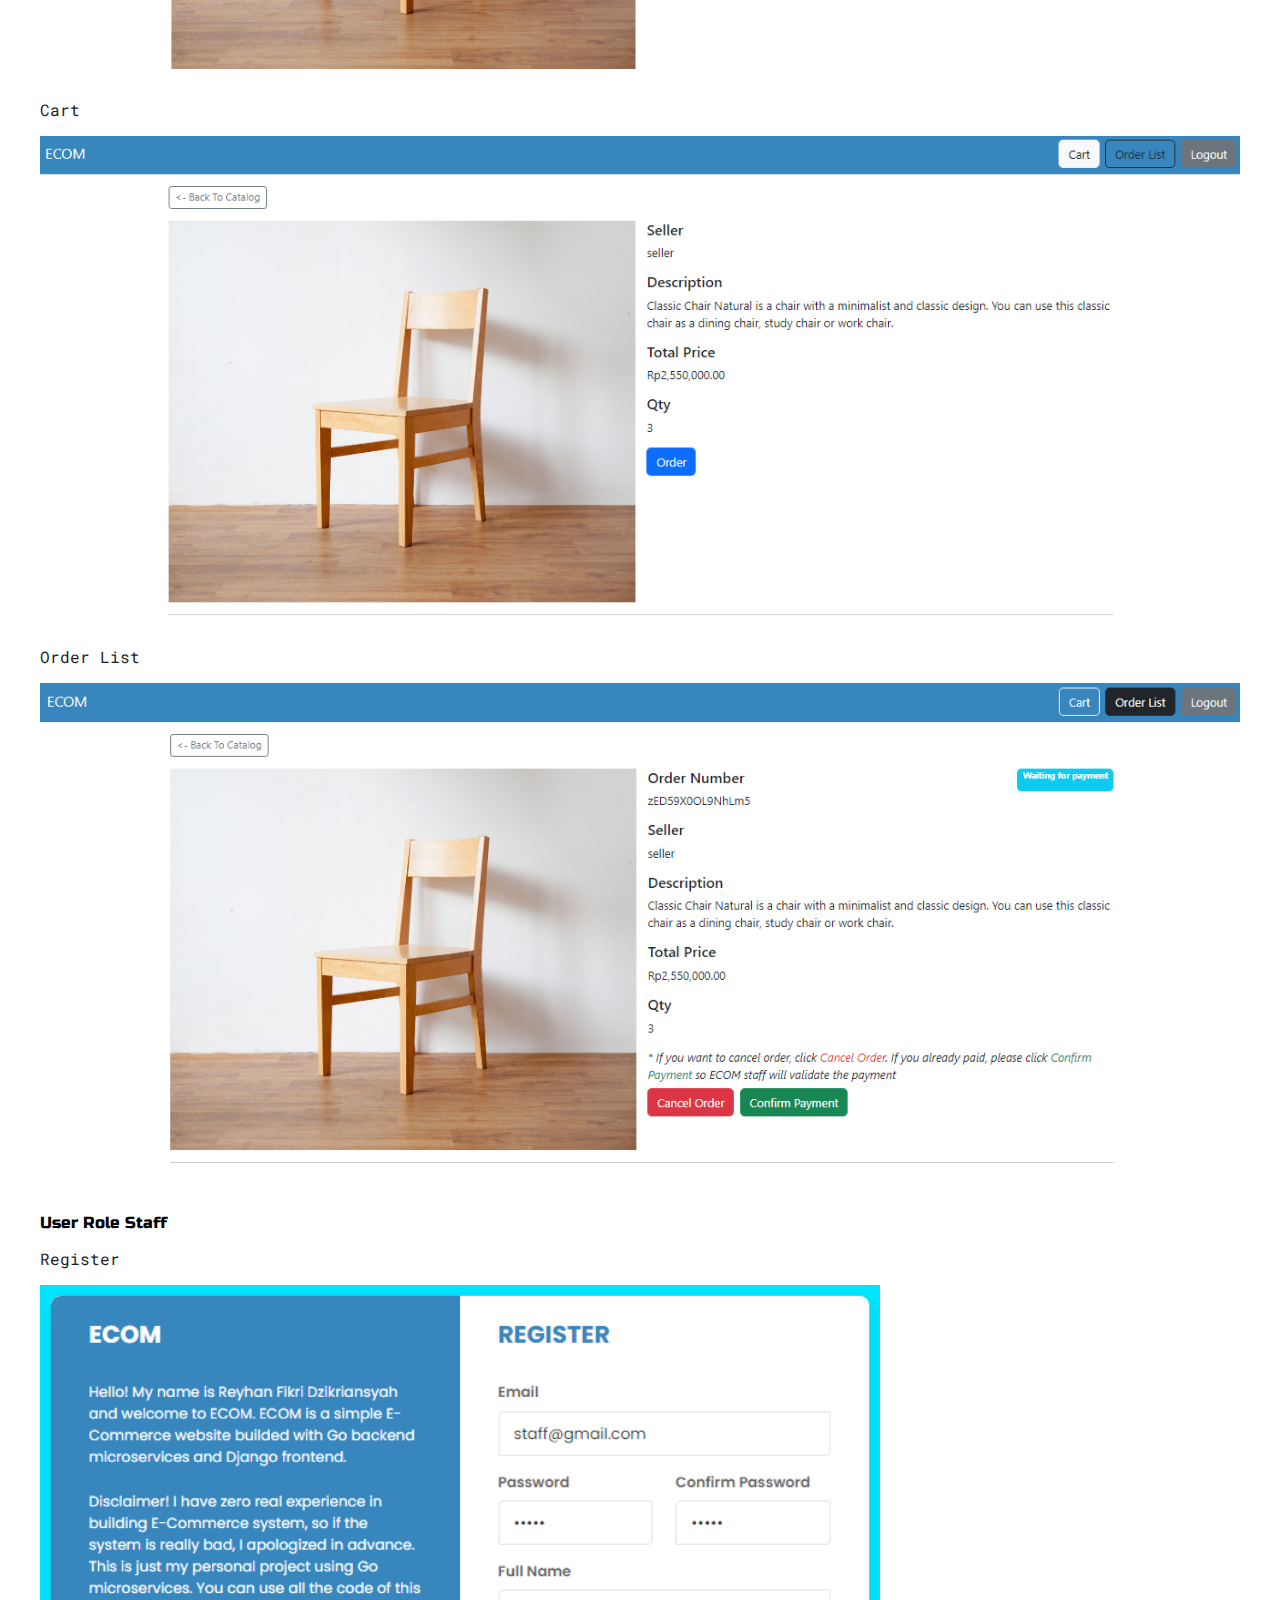
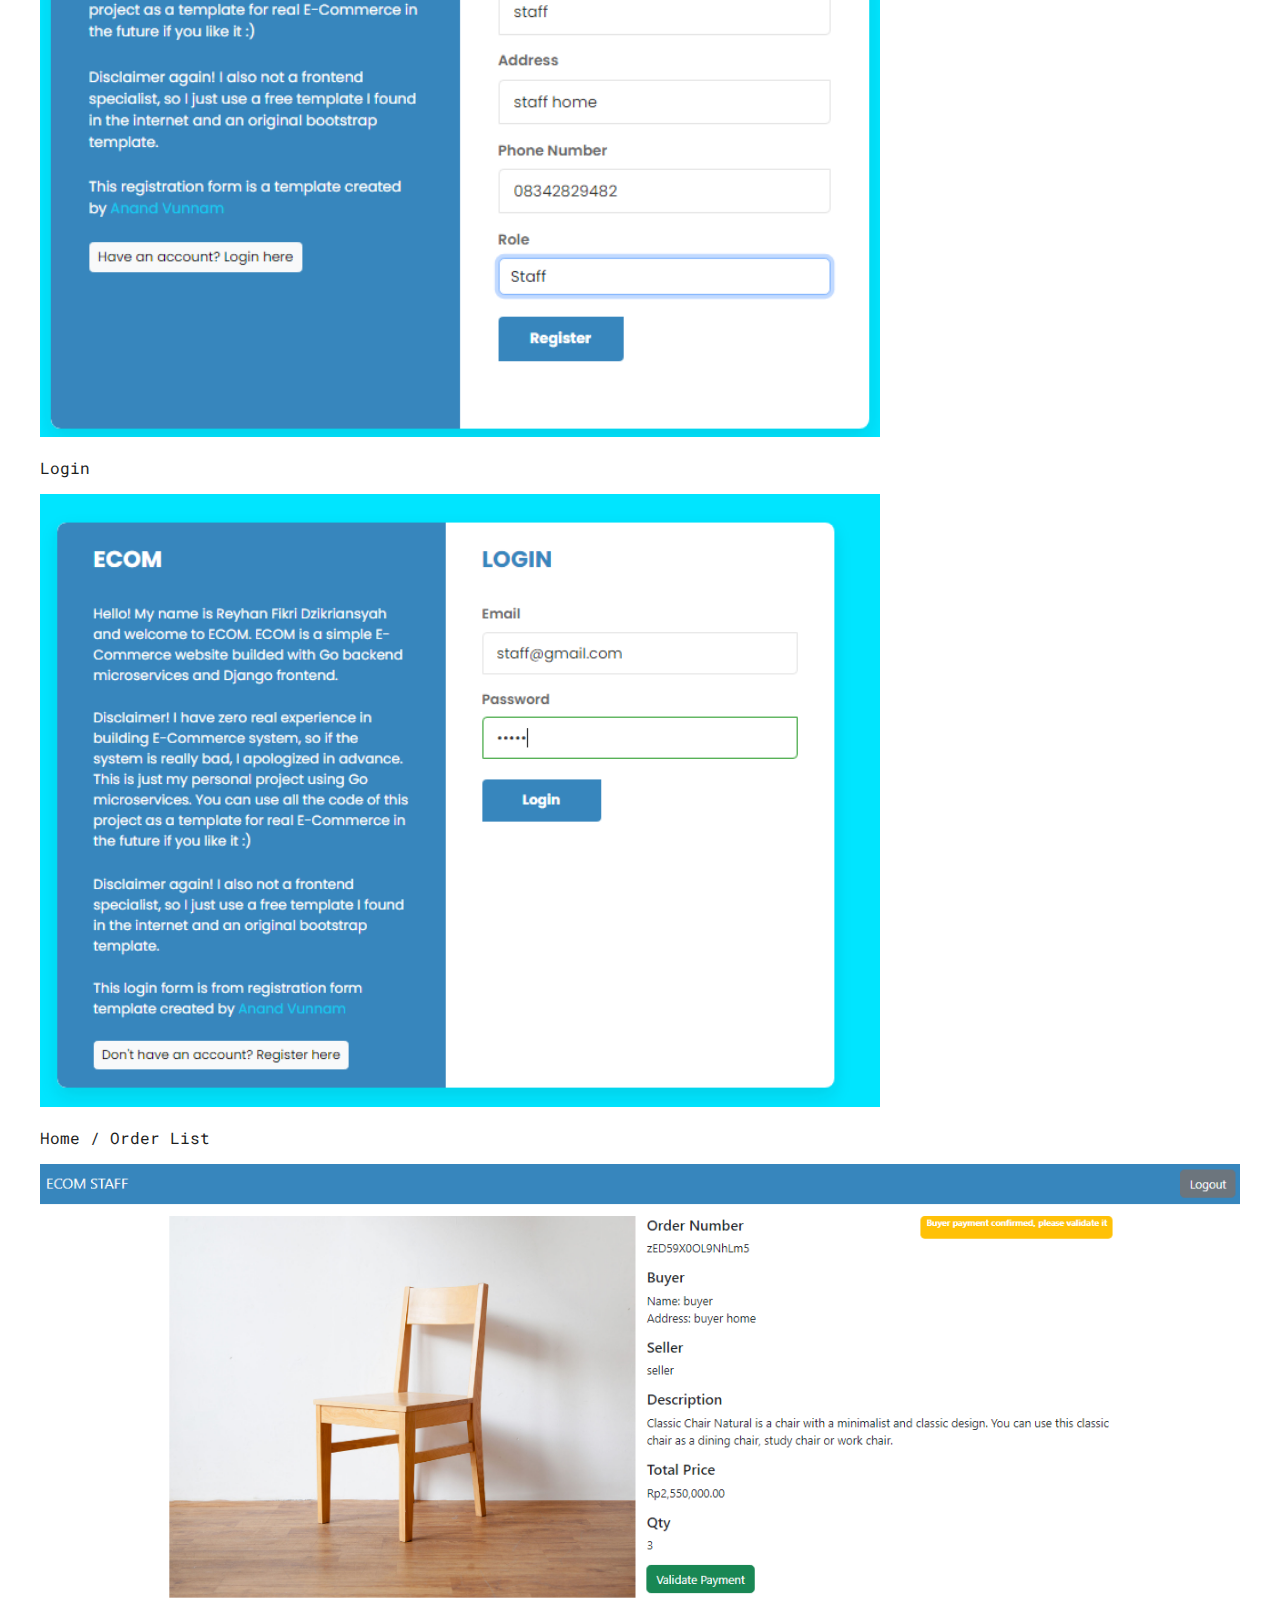
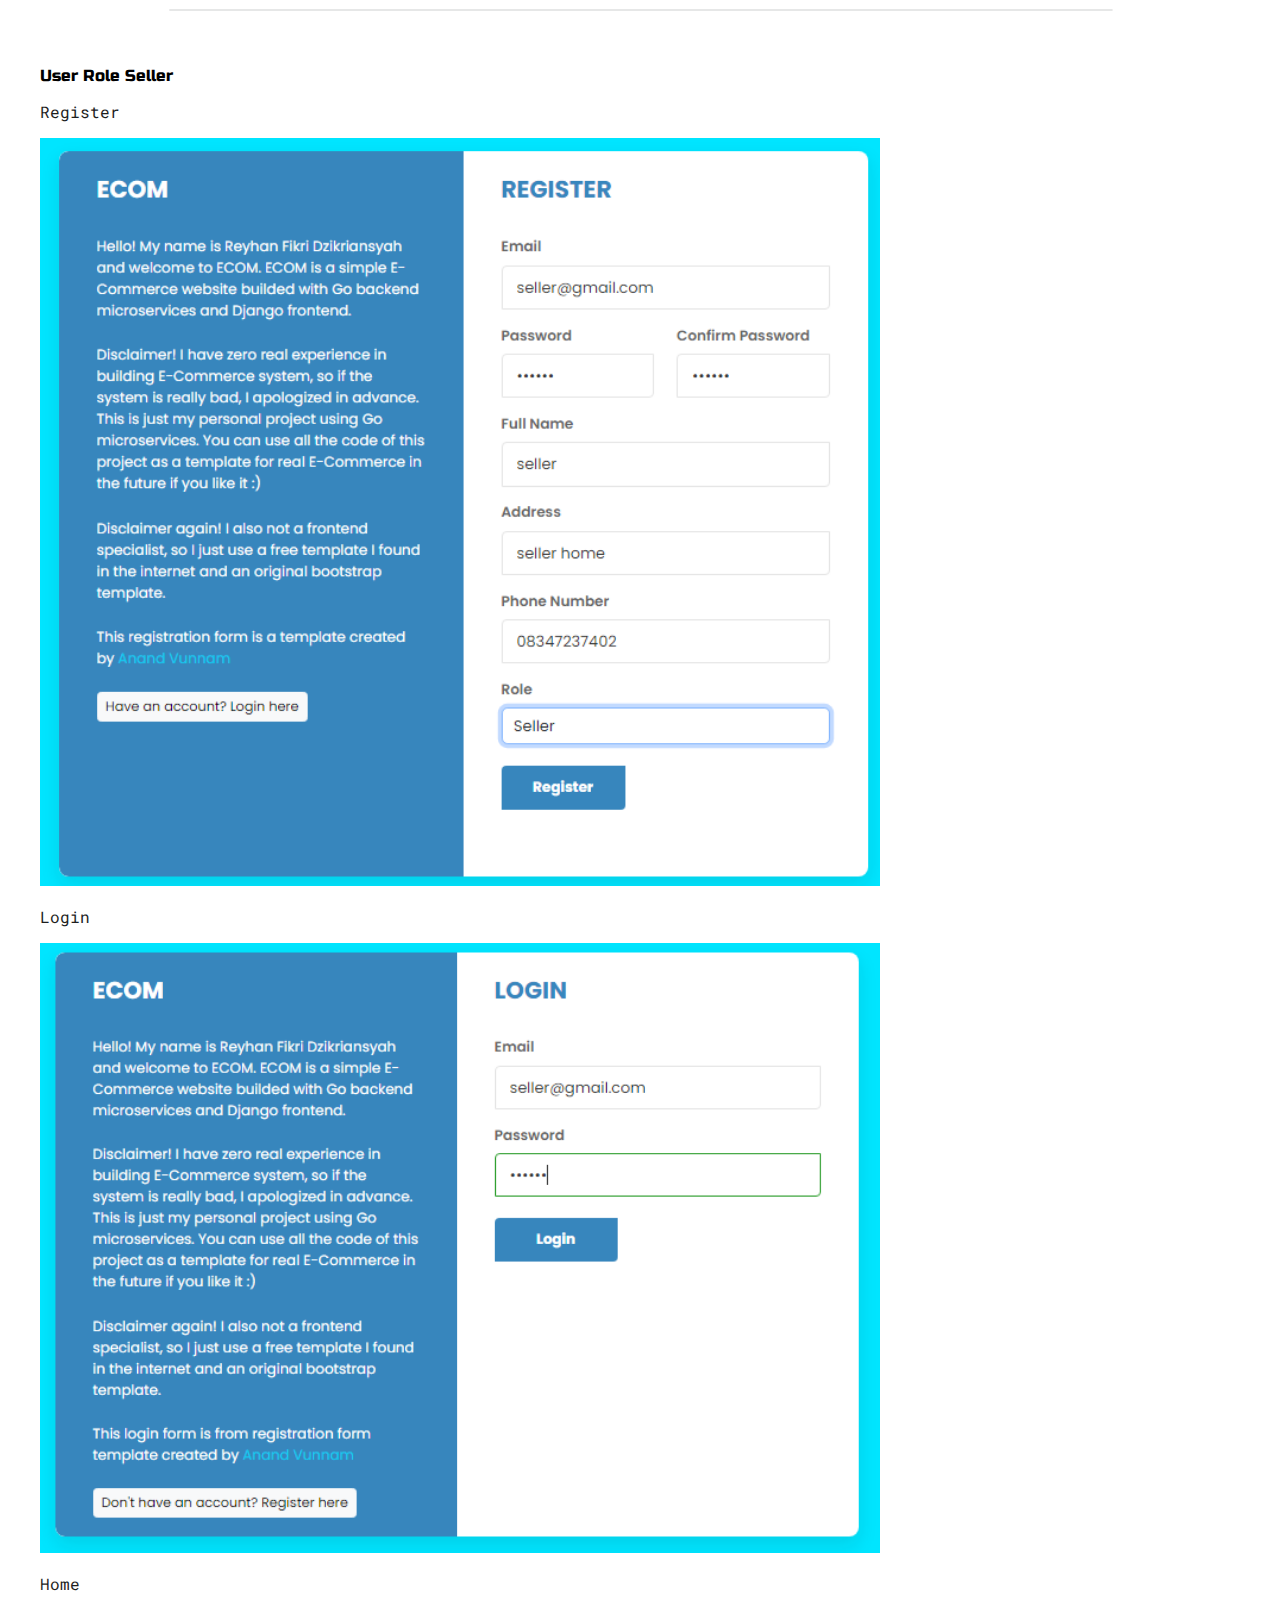
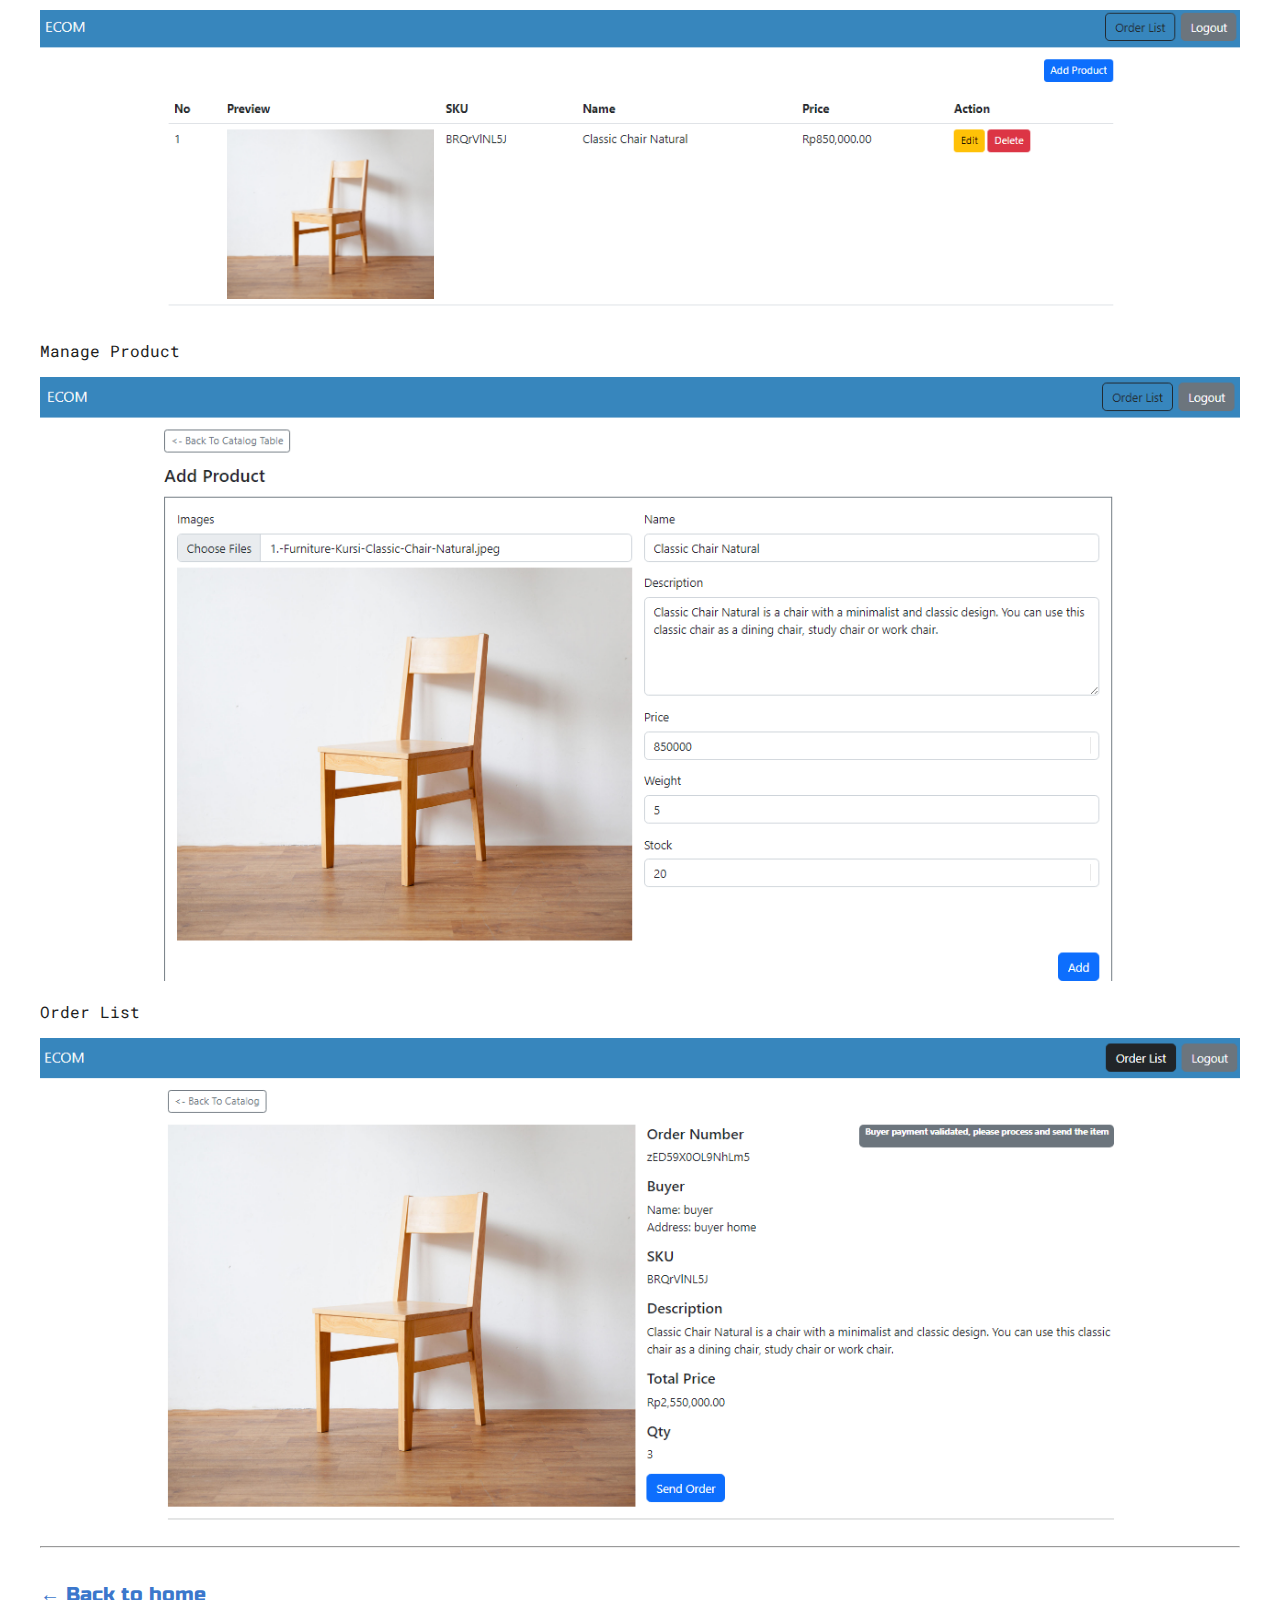
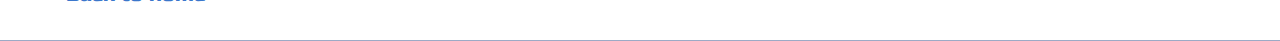
<file: post-ecom.html>
<!DOCTYPE html>
<html>
<head>
	<title>ECOM</title>
	<meta charset="utf-8">
	<meta name="viewport" content="width:device-width, initial-scale=1, maximum-scale=1, minimum-scale=1">
	<link href="https://fonts.googleapis.com/css2?family=Russo+One&display=swap" rel="stylesheet">
	<link href="https://fonts.googleapis.com/css2?family=Roboto+Mono:wght@500&family=Russo+One&display=swap" rel="stylesheet">
	<link rel="stylesheet" type="text/css" href="css/default.css">
	<link id="theme-style" rel="stylesheet" type="text/css" href="">
	<style type="text/css">
		.img {
			width: 100%; 
			margin-bottom: 0;
			padding-bottom: 0; 
		}

		.img2 {
			width: 50%; 
			margin-bottom: 0;
		}

		.img3 {
			width: 70%; 
		}
	</style>
</head>
<body>
	<section class="s2">
		<div class="nav-wrapper">
			<a href="index.html">
				<div class="dots-wrapper">
					<div id="dot-1" class="browser-dot"></div>
					<div id="dot-2" class="browser-dot"></div>
					<div id="dot-3" class="browser-dot"></div>
				</div>
			</a>
		</div>
		<div class="main-container">
			<h3 style="margin-bottom: 0;">ECOM</h3>
			<h6 style="margin-top: 0;">Develop from July 2022 to November 2022</h6>
			<img class="img" src="images/ecom/buyer_cart.PNG" alt="buyer_register">
			<p>
				ECOM is my personal project about a simple E-Commerce website builded with Go backend microservices and Django frontend. This project created because I like playing with Go since July 2022. So in my mind, how about I build a microservices with Go, and so this project is begin.
			</p>
			<p>
				ECOM has three types of user: Buyer, Seller, and Staff. Buyer can buy items, Seller can sell items, and Staff is third party that validate Buyer payment before items processed by Seller.
			</p>
			<h5>Buyer Order Flow Summary</h5>
			<img class="img2" src="images/ecom/ecom-buyer-order-flowchart.jpg" alt="ecom-buyer-order-flowchart">
			<h5>Technologies</h5>
			<p>ECOM consists of three backend microservices and one frontend server.</p>
			<ol>
				<li>
					Account Service
					<ul>
						<li>- Microservice for managing user account data</li>
						<li>- Technologies: Go with Mux Library, PostgreSQL</li>
					</ul>
				</li>
				<br>
				<li>
					Product Service
					<ul>
						<li>- Microservice for managing user product data</li>
						<li>- Technologies: Go with GoFiber Framework, PostgreSQL</li>
					</ul>
				</li>
				<br>
				<li>
					Order Service
					<ul>
						<li>- Microservice for managing user order data</li>
						<li>- Technologies: Go with Echo Framework, MongoDB</li>
					</ul>
				</li>
				<br>
				<li>
					Frontend
					<ul>
						<li>- ECOM frontend server</li>
						<li>- Technologies: Python with Django Framework, HTML, CSS, Javascript</li>
					</ul>
				</li>
			</ol>
			<h5>Code Download</h5>
			<p>There's no direct download code, but there's public github link, so you can clone it</p>
			<ol>
				<li>
					Account Service =>
					<a href="https://github.com/reyhanfikridz/ecom-account-service/tree/release-1">https://github.com/reyhanfikridz/ecom-account-service/tree/release-1</a>
				</li>
				<br>
				<li>
					Product Service =>
					<a href="https://github.com/reyhanfikridz/ecom-product-service/tree/release-1">https://github.com/reyhanfikridz/ecom-product-service/tree/release-1</a>
				</li>
				<br>
				<li>
					Order Service =>
					<a href="https://github.com/reyhanfikridz/ecom-order-service/tree/release-1">https://github.com/reyhanfikridz/ecom-order-service/tree/release-1</a>
				</li>
				<br>
				<li>
					Frontend =>
					<a href="https://github.com/reyhanfikridz/ecom/tree/release-1">https://github.com/reyhanfikridz/ecom/tree/release-1</a>
				</li>
			</ol>
			<h5>Screenshots</h5>
			<h6 style="margin-bottom: 0; margin-top: 0;">User Role Buyer</h6>
			<p>Register</p>
			<img class="img3" src="images/ecom/buyer_register.PNG" alt="buyer_register">
			<p>Login</p>
			<img class="img3" src="images/ecom/buyer_login.PNG" alt="buyer_login">
			<p>Home / Catalog</p>
			<img class="img" src="images/ecom/buyer_home.PNG" alt="buyer_home">
			<p>Product Detail</p>
			<img class="img" src="images/ecom/buyer_detail_product.PNG" alt="buyer_detail_product.PNG">
			<p>Cart</p>
			<img class="img" src="images/ecom/buyer_cart.PNG" alt="buyer_cart.PNG">
			<p>Order List</p>
			<img class="img" src="images/ecom/buyer_order_list.PNG" alt="buyer_order_list.PNG">
			<h6 style="margin-bottom: 0;">User Role Staff</h6>
			<p>Register</p>
			<img class="img3" src="images/ecom/staff_register.PNG" alt="staff_register.PNG">
			<p>Login</p>
			<img class="img3" src="images/ecom/staff_login.PNG" alt="staff_login.PNG">
			<p>Home / Order List</p>
			<img class="img" src="images/ecom/staff_home.PNG" alt="staff_home.PNG">
			<h6 style="margin-bottom: 0;">User Role Seller</h6>
			<p>Register</p>
			<img class="img3" src="images/ecom/seller_register.PNG" alt="seller_register.PNG">
			<p>Login</p>
			<img class="img3" src="images/ecom/seller_login.PNG" alt="seller_login.PNG">
			<p>Home</p>
			<img class="img" src="images/ecom/seller_home.PNG" alt="seller_home.PNG">
			<p>Manage Product</p>
			<img class="img" src="images/ecom/seller_add_product.PNG" alt="seller_add_product.PNG">
			<p>Order List</p>
			<img class="img" src="images/ecom/seller_order_list.PNG" alt="seller_order_list.PNG">
			<hr>
			<h5><a href="index.html">&larr; Back to home</a></h5>
		</div>
	</section>
	<script type="text/javascript" src="js/post.js"></script>
</body>
</html>
</file>
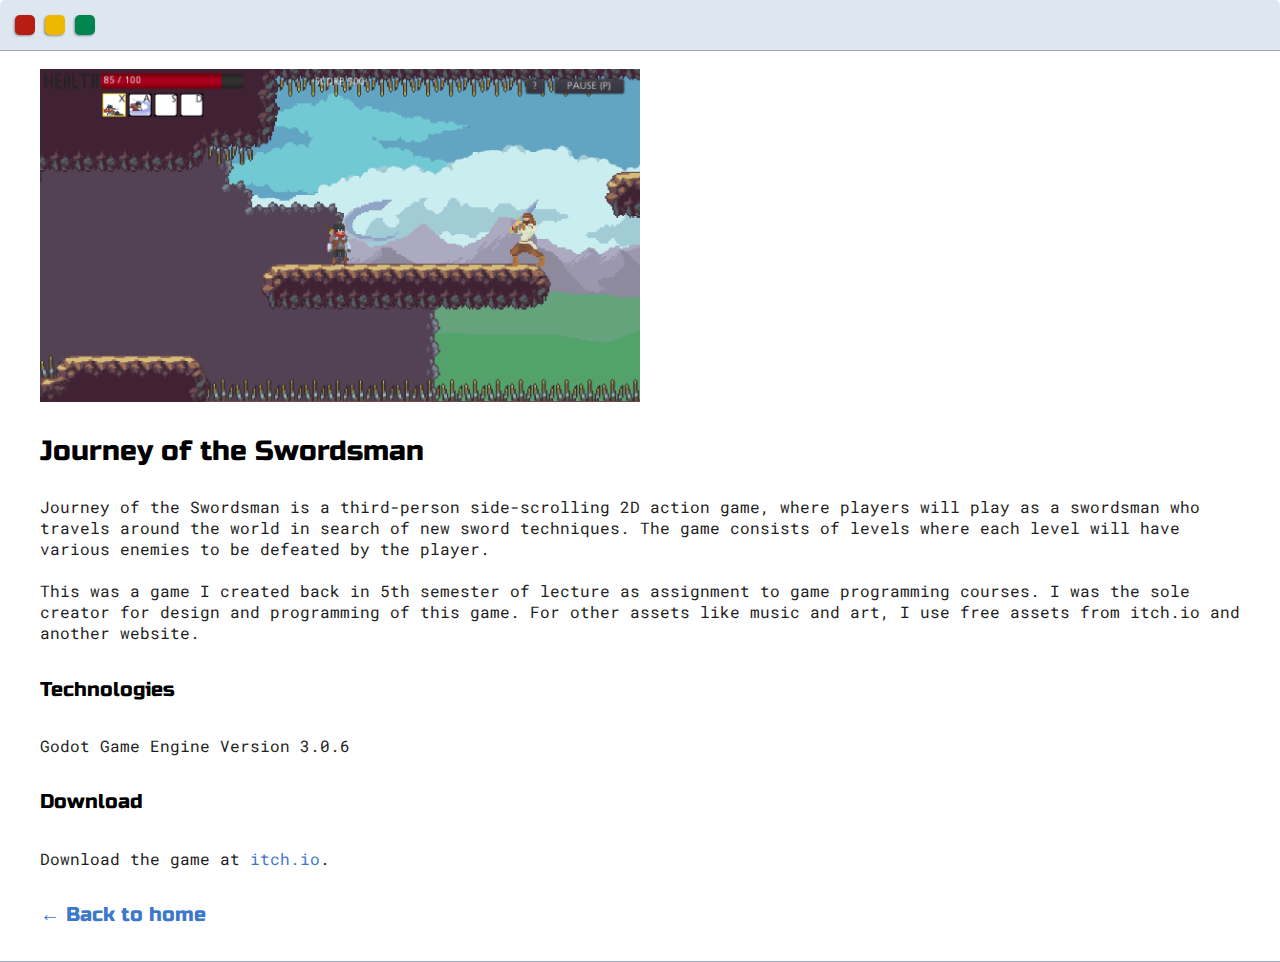
<file: post-jots.html>
<!DOCTYPE html>
<html>
<head>
	<title>Journey of the Swordsman</title>
	<meta charset="utf-8">
	<meta name="viewport" content="width:device-width, initial-scale=1, maximum-scale=1, minimum-scale=1">
	<link href="https://fonts.googleapis.com/css2?family=Russo+One&display=swap" rel="stylesheet">
	<link href="https://fonts.googleapis.com/css2?family=Roboto+Mono:wght@500&family=Russo+One&display=swap" rel="stylesheet">
	<link rel="stylesheet" type="text/css" href="css/default.css">
	<link id="theme-style" rel="stylesheet" type="text/css" href="">
	<style type="text/css">
		.img-container {
			max-width: 600px;
		}

		img {
			width: 100%;
		}
	</style>
</head>
<body>
	<section class="s2">
		<div class="nav-wrapper">
			<a href="index.html">
				<div class="dots-wrapper">
					<div id="dot-1" class="browser-dot"></div>
					<div id="dot-2" class="browser-dot"></div>
					<div id="dot-3" class="browser-dot"></div>
				</div>
			</a>
		</div>
		<div class="main-container">
			<br>
			<div class="img-container">
				<img src="images/journeyoftheswordsman.png">
			</div>
			<h3>Journey of the Swordsman</h3>
			<p>
				Journey of the Swordsman is a third-person side-scrolling 2D action game, where players will play as a swordsman who travels around the world in search of new sword techniques. The game consists of levels where each level will have various enemies to be defeated by the player.
				<br><br>
				This was a game I created back in 5th semester of lecture as assignment to game programming courses. I was the sole creator for design and programming of this game. For other assets like music and art, I use free assets from itch.io and another website.
			</p>
			<h5>Technologies</h5>
			<p>Godot Game Engine Version 3.0.6</p>
			<h5>Download</h5>
			<p>
				Download the game at <a target="_blank" href="https://reyhanfikri.itch.io/journey-of-the-swordsman">itch.io</a>.
			</p>
			<h5><a href="index.html">&larr; Back to home</a></h5>
		</div>
	</section>
	<script type="text/javascript" src="js/post.js"></script>
</body>
</html>
</file>
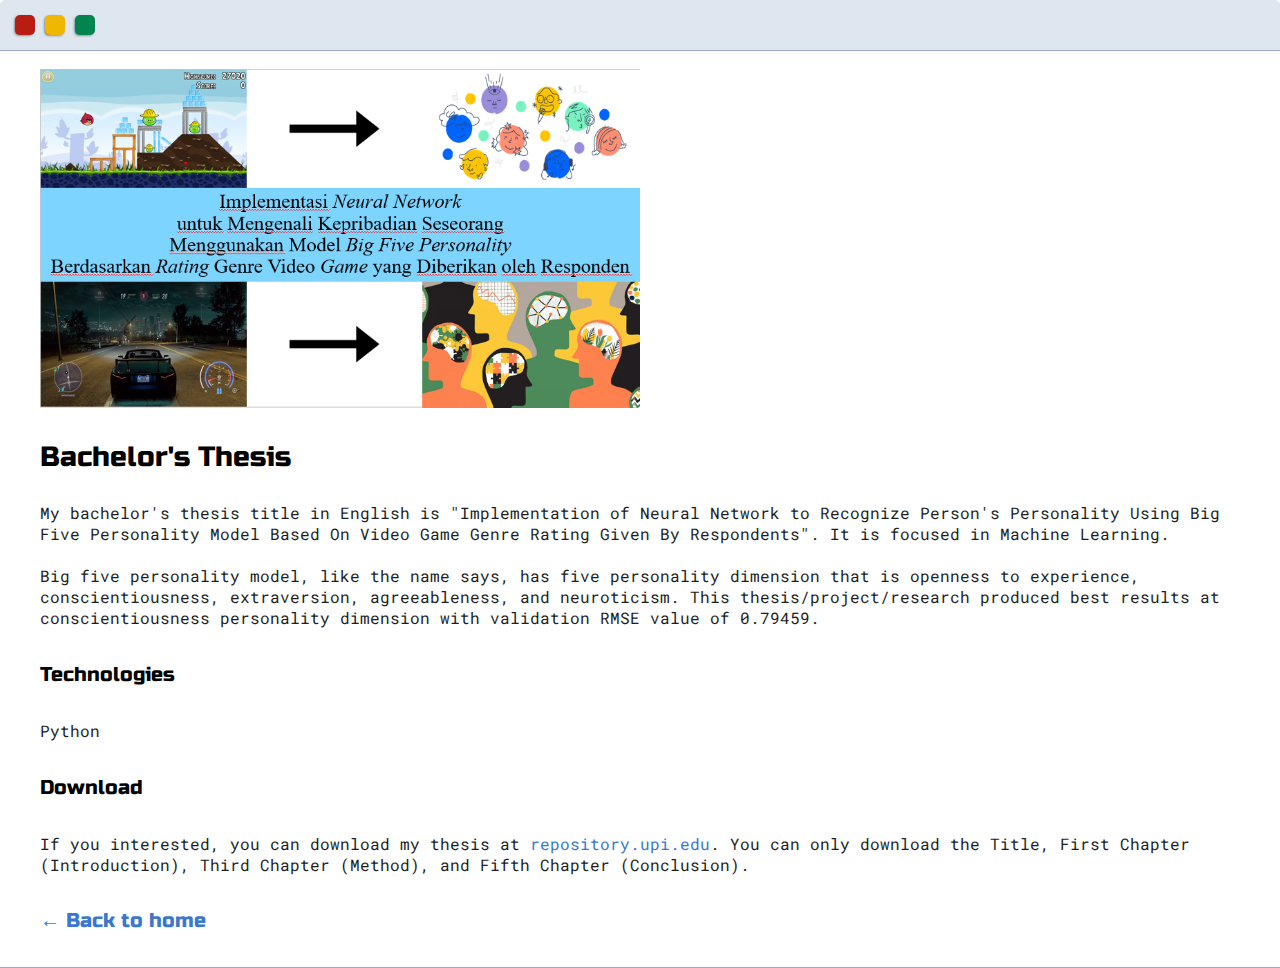
<file: post-thesis.html>
<!DOCTYPE html>
<html>
<head>
	<title>Journey of the Swordsman</title>
	<meta charset="utf-8">
	<meta name="viewport" content="width:device-width, initial-scale=1, maximum-scale=1, minimum-scale=1">
	<link href="https://fonts.googleapis.com/css2?family=Russo+One&display=swap" rel="stylesheet">
	<link href="https://fonts.googleapis.com/css2?family=Roboto+Mono:wght@500&family=Russo+One&display=swap" rel="stylesheet">
	<link rel="stylesheet" type="text/css" href="css/default.css">
	<link id="theme-style" rel="stylesheet" type="text/css" href="">
	<style type="text/css">
		.img-container {
			max-width: 600px;
		}

		img {
			width: 100%;
		}
	</style>
</head>
<body>
	<section class="s2">
		<div class="nav-wrapper">
			<a href="index.html">
				<div class="dots-wrapper">
					<div id="dot-1" class="browser-dot"></div>
					<div id="dot-2" class="browser-dot"></div>
					<div id="dot-3" class="browser-dot"></div>
				</div>
			</a>
		</div>
		<div class="main-container">
			<br>
			<div class="img-container">
				<img src="images/mythesis.PNG">
			</div>
			<h3>Bachelor's Thesis</h3>
			<p>
				My bachelor's thesis title in English is "Implementation of Neural Network to Recognize Person's Personality Using Big Five Personality Model Based On Video Game Genre Rating Given By Respondents". It is focused in Machine Learning.
				<br><br>
				Big five personality model, like the name says, has five personality dimension that is openness to experience, conscientiousness, extraversion, agreeableness, and neuroticism. This thesis/project/research produced best results at conscientiousness personality dimension with validation RMSE value of 0.79459.
			</p>
			<h5>Technologies</h5>
			<p>Python</p>
			<h5>Download</h5>
			<p>
				If you interested, you can download my thesis at <a target="_blank" href="http://repository.upi.edu/51919/">repository.upi.edu</a>. You can only download the Title, First Chapter (Introduction), Third Chapter (Method), and Fifth Chapter (Conclusion).
			</p>
			<h5><a href="index.html">&larr; Back to home</a></h5>
		</div>
	</section>
	<script type="text/javascript" src="js/post.js"></script>
</body>
</html>
</file>
<file: css/default.css>
:root {
	--mainColor: #DEE7EF;
	--secondaryColor: #FFF;

	--borderColor: #9CAAC6;

	--mainText: black;
	--secondaryText: #1E1E1E;
	--linkText: #3b77cc;

	--themeDotBorder: #24292E;

	--previewBg: rgb(235, 244, 252, 0.8);
	--previewShadow: #cad2d9;
}

html, body {
	padding: 0;
	margin: 0;
	scroll-behavior: smooth;
}

body * {
	transition: 0.3s;
}

h1, h2, h3, h4, h5, h6, strong {
	color: var(--mainText);
	font-family: 'Russo One', sans-serif;
	font-weight: 400;
}

p, li, span, label, input, textarea {
	color: var(--secondaryText);
	font-family: 'Roboto Mono', monospace;
}

a {
	text-decoration: none;
	color: var(--linkText);
}

ul {
	list-style: none;
}

h1 { font-size: 52px; }
h2 { font-size: 36px; }
h3 { font-size: 28px; }
h4 { font-size: 24px; }
h5 { font-size: 20px; }
h6 { font-size: 16px; }

.s1 {
	background-color: var(--mainColor);
	border-bottom: 1px solid var(--borderColor);
	overflow: auto; 
}

.s2 {
	background-color: var(--secondaryColor);
	border-bottom: 1px solid var(--borderColor);
	overflow: auto; 
}

.main-container {
	width: 1200px;
	margin: 0 auto;
}

.greeting-wrapper {
	display: grid;
	text-align: center;
	align-content: center;
	min-height: 10em;
}

.intro-wrapper {
	background-color: var(--secondaryColor);
	border: 1px solid var(--borderColor);
	border-radius: 5px 5px 0 0;

	-webkit-box-shadow: -1px 1px 3px -1px rgba(0,0,0,0.75);
	-moz-box-shadow: -1px 1px 3px -1px rgba(0,0,0,0.75);
	box-shadow: -1px 1px 3px -1px rgba(0,0,0,0.75);

	display: grid;
	grid-template-columns: 1fr 1fr;
	/*grid-template-rows: 3em 30em;*/
	grid-template-areas:
		'nav-wrapper nav-wrapper'
		'left-column right-column'
	;
}

.nav-wrapper {
	grid-area: nav-wrapper;
	border-bottom: 1px solid var(--borderColor);
	display: flex;
	justify-content: space-between;
	align-items: center;
	background-color: var(--mainColor);
	border-radius: 5px 5px 0 0;
}

#navigation {
	margin: 0;
	padding: 10px;
}

#navigation li {
	display: inline-block;
	margin-right: 5px;
	margin-left: 5px;
}

#navigation a {
	color: var(--mainText);
}

.dots-wrapper {
	display: flex;
	padding: 10px;
}

.browser-dot {
	background-color: black;
	height: 20px;
	width: 20px;
	border-radius: 25%;
	margin: 5px;

	-webkit-box-shadow: -1px 1px 3px -1px rgba(0,0,0,0.75);
	-moz-box-shadow: -1px 1px 3px -1px rgba(0,0,0,0.75);
	box-shadow: -1px 1px 3px -1px rgba(0,0,0,0.75);
}

#dot-1 {
	background-color: #B81D13;
}

#dot-2 {
	background-color: #EFB700;
}

#dot-3 {
	background-color: #008450;
}

.left-column {
	grid-area: left-column;
	padding-top: 50px;
	padding-bottom: 50px;
}

#profile-pic {
	display: block;
	margin: 0 auto;

	height: 200px;
	width: 200px;
	object-fit: cover;
	border: 2px solid var(--borderColor);
}

#theme-options-wrapper {
	display: flex;
	justify-content: center;
}

.theme-dot {
	height: 30px;
	width: 30px;
	background-color: black;
	border-radius: 50%;

	margin: 5px;
	border: 2px solid var(--themeDotBorder);

	-webkit-box-shadow: -1px 1px 3px -1px rgba(0,0,0,0.75);
	-moz-box-shadow: -1px 1px 3px -1px rgba(0,0,0,0.75);
	box-shadow: -1px 1px 3px -1px rgba(0,0,0,0.75);

	cursor: pointer;
}

.theme-dot:hover {
	border-width: 5px;
}

#light-blue-mode {
	background-color: #DEE7EF;
}

#dark-blue-mode {
	background-color: #003366;
}

#gray-mode {
	background-color: #cfcfcf;
}

#settings-note {
	font-size: 12px;
	font-style: italic;
	text-align: center;
}

.right-column {
	grid-area: right-column;
	display: grid;
	align-content: center;

	padding-top: 15px;
	padding-bottom: 50px;
}

#preview-shadow {
	background-color: var(--previewShadow);
	width: 300px;
	height: 180px;
	padding-left: 30px;
	padding-top: 30px;
}

#preview {
	width: 300px;
	border: 1.5px solid #17A2B8;
	background-color: var(--previewBg);
	padding: 15px;
	position: relative;
}

.corner {
	height: 7px;
	width: 7px;
	border: 1.5px solid #17A2B8;
	border-radius: 50%;
	background-color: #FFF;
	position: absolute;
}

#corner-tl {
	top: -5px;
	left: -5px;
}

#corner-tr {
	top: -5px;
	right: -5px;
}

#corner-br {
	bottom: -5px;
	right: -5px;
}

#corner-bl {
	bottom: -5px;
	left: -5px;
}

.about-wrapper {
	display: grid;
	grid-template-columns: repeat(auto-fit, minmax(320px, 1fr));
	padding-bottom: 50px;
	padding-top: 50px;
	gap: 100px;
}

#skills {
	display: flex;
	justify-content: space-evenly;
	background-color: var(--previewShadow);
}

.social-links {
	display: grid;
	align-content: center;
	text-align: center;
}

.social-img {
	width: 100%;
}

.post-wrapper {
	display: grid;
	grid-template-columns: repeat(auto-fit, 320px);
	gap: 20px;
	justify-content: center;
	padding-bottom: 50px;
}

.post {
	border: 1px solid var(--borderColor);
	-webkit-box-shadow: -2px 7px 21px -9px rgba(0,0,0,0.75);
	-moz-box-shadow: -2px 7px 21px -9px rgba(0,0,0,0.75);
	box-shadow: -2px 7px 21px -9px rgba(0,0,0,0.75);
}

.post-preview {
	background-color: #FFF;
	padding: 15px;
}

.thumbnail {
	width: 100%;
	height: 180px;
	display: block;
	object-fit: cover;
}

.post-title {
	color: black;
	margin: 0;
}

.post-intro {
	color: #1E1E1E;
	font-size: 14px;
	text-align: justify;
}

.skills-table {
	width: 100%; 
	text-align: center; 
	font-family: 'Russo One', sans-serif; 
}

.work-experience {
	font-size: 16px;
}

td {
	padding: 10px;
	color: var(--mainText);
}

.backend-list-table {
	width: 100%;
}

.backend-list-table thead {
	color: var(--mainText);
	font-family: 'Roboto Mono', monospace;
	font-size: 16px;
}

.backend-list-table tbody {
	color: var(--secondaryText);
	font-family: 'Roboto Mono', monospace;
	font-size: 14px;
}

.text-left {
	text-align: left;
}

.text-center {
	text-align: center;
}

@media screen and (max-width: 1200px) {
	.main-container {
		width: 95%;
	}
}

@media screen and (max-width: 1200px) {
	.intro-wrapper {
		grid-template-columns: 1fr;
		grid-template-areas:
			'nav-wrapper'
			'left-column'
			'right-column'
		;
	}

	.right-column {
		justify-content: center;
	}
}
</file>
